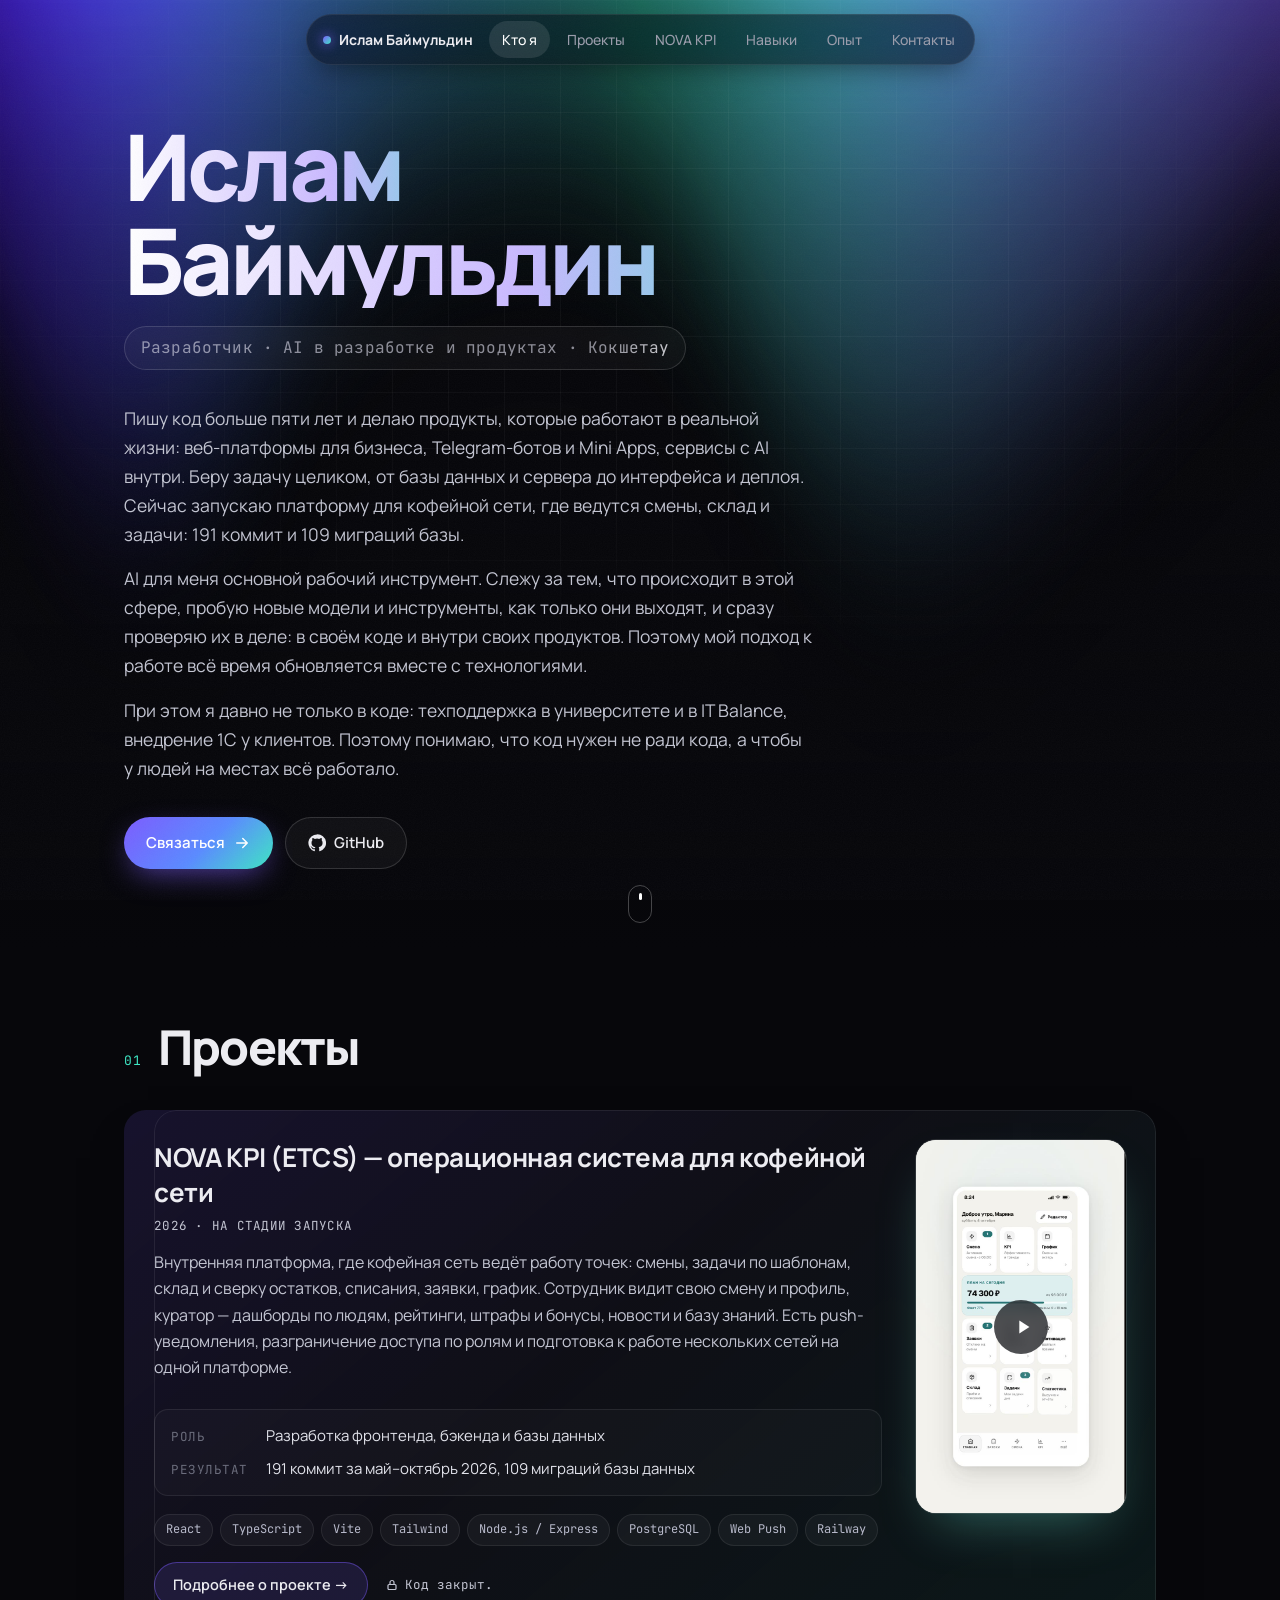
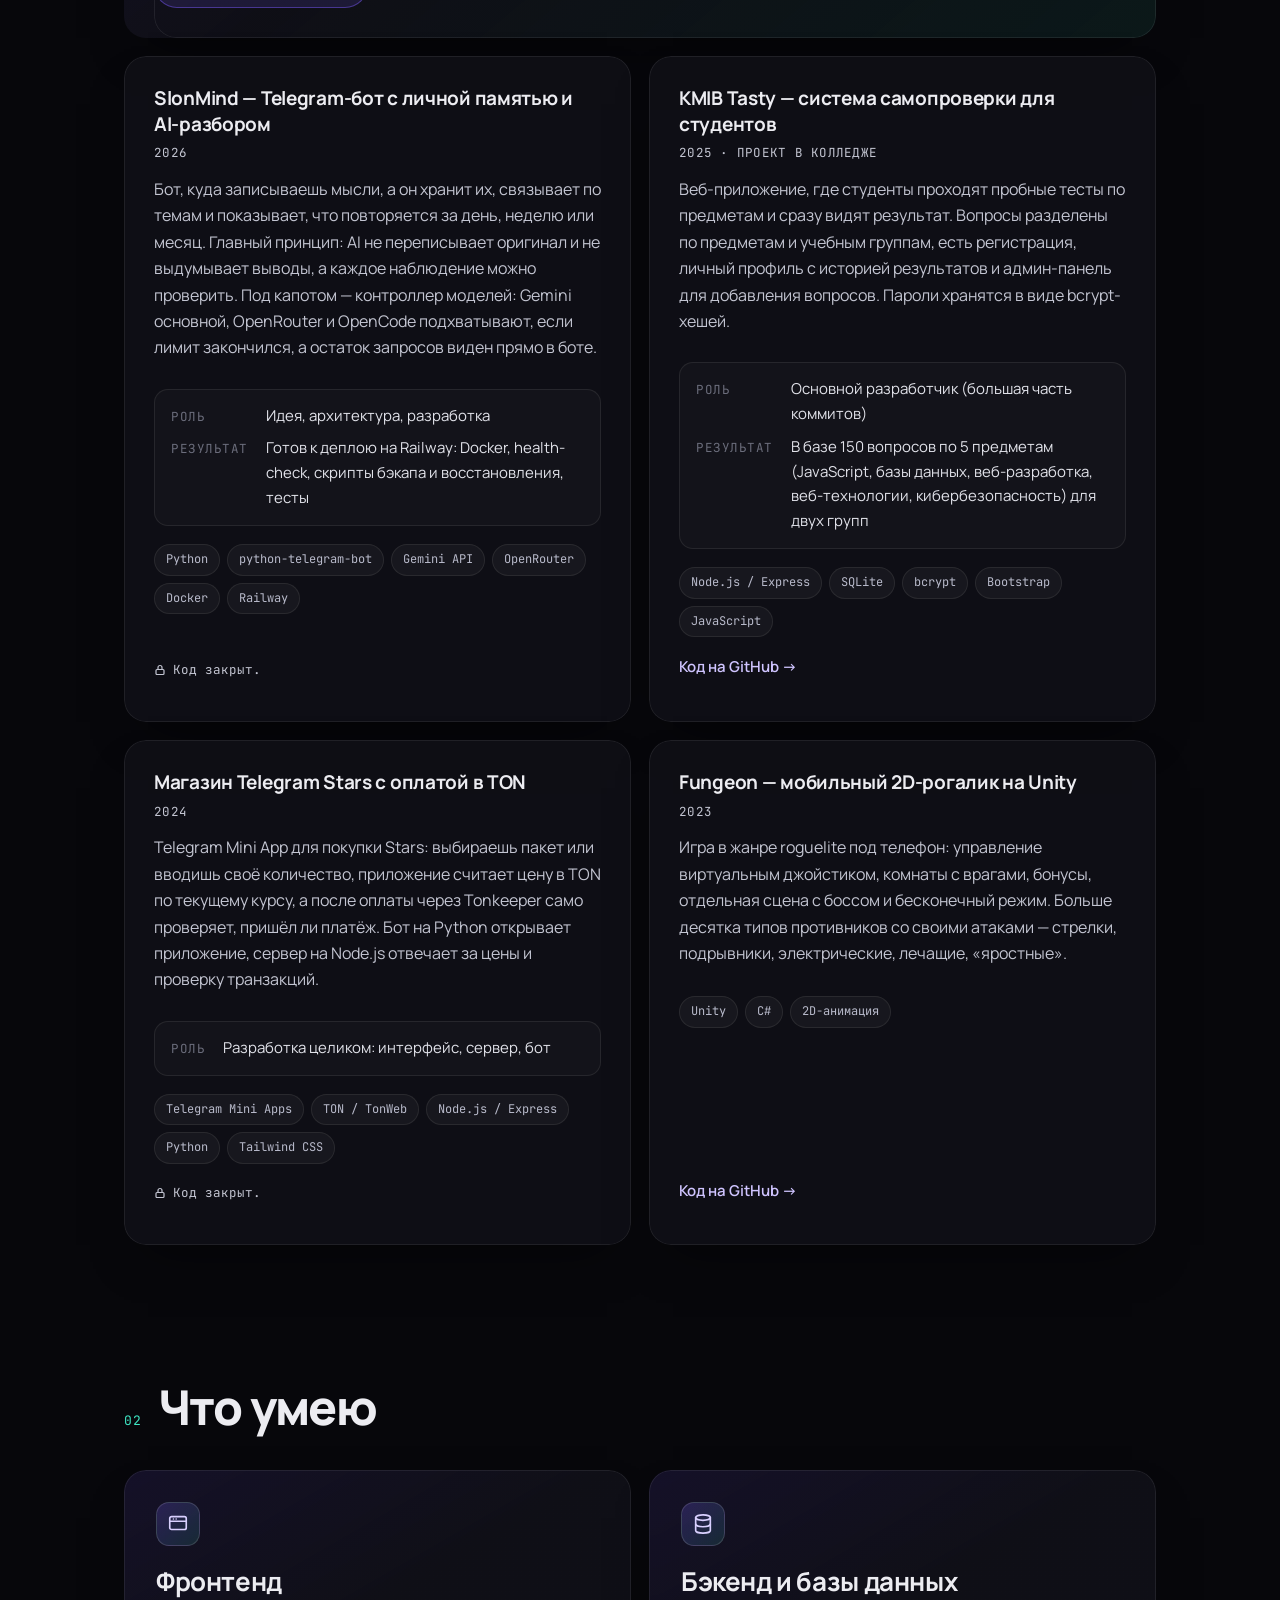
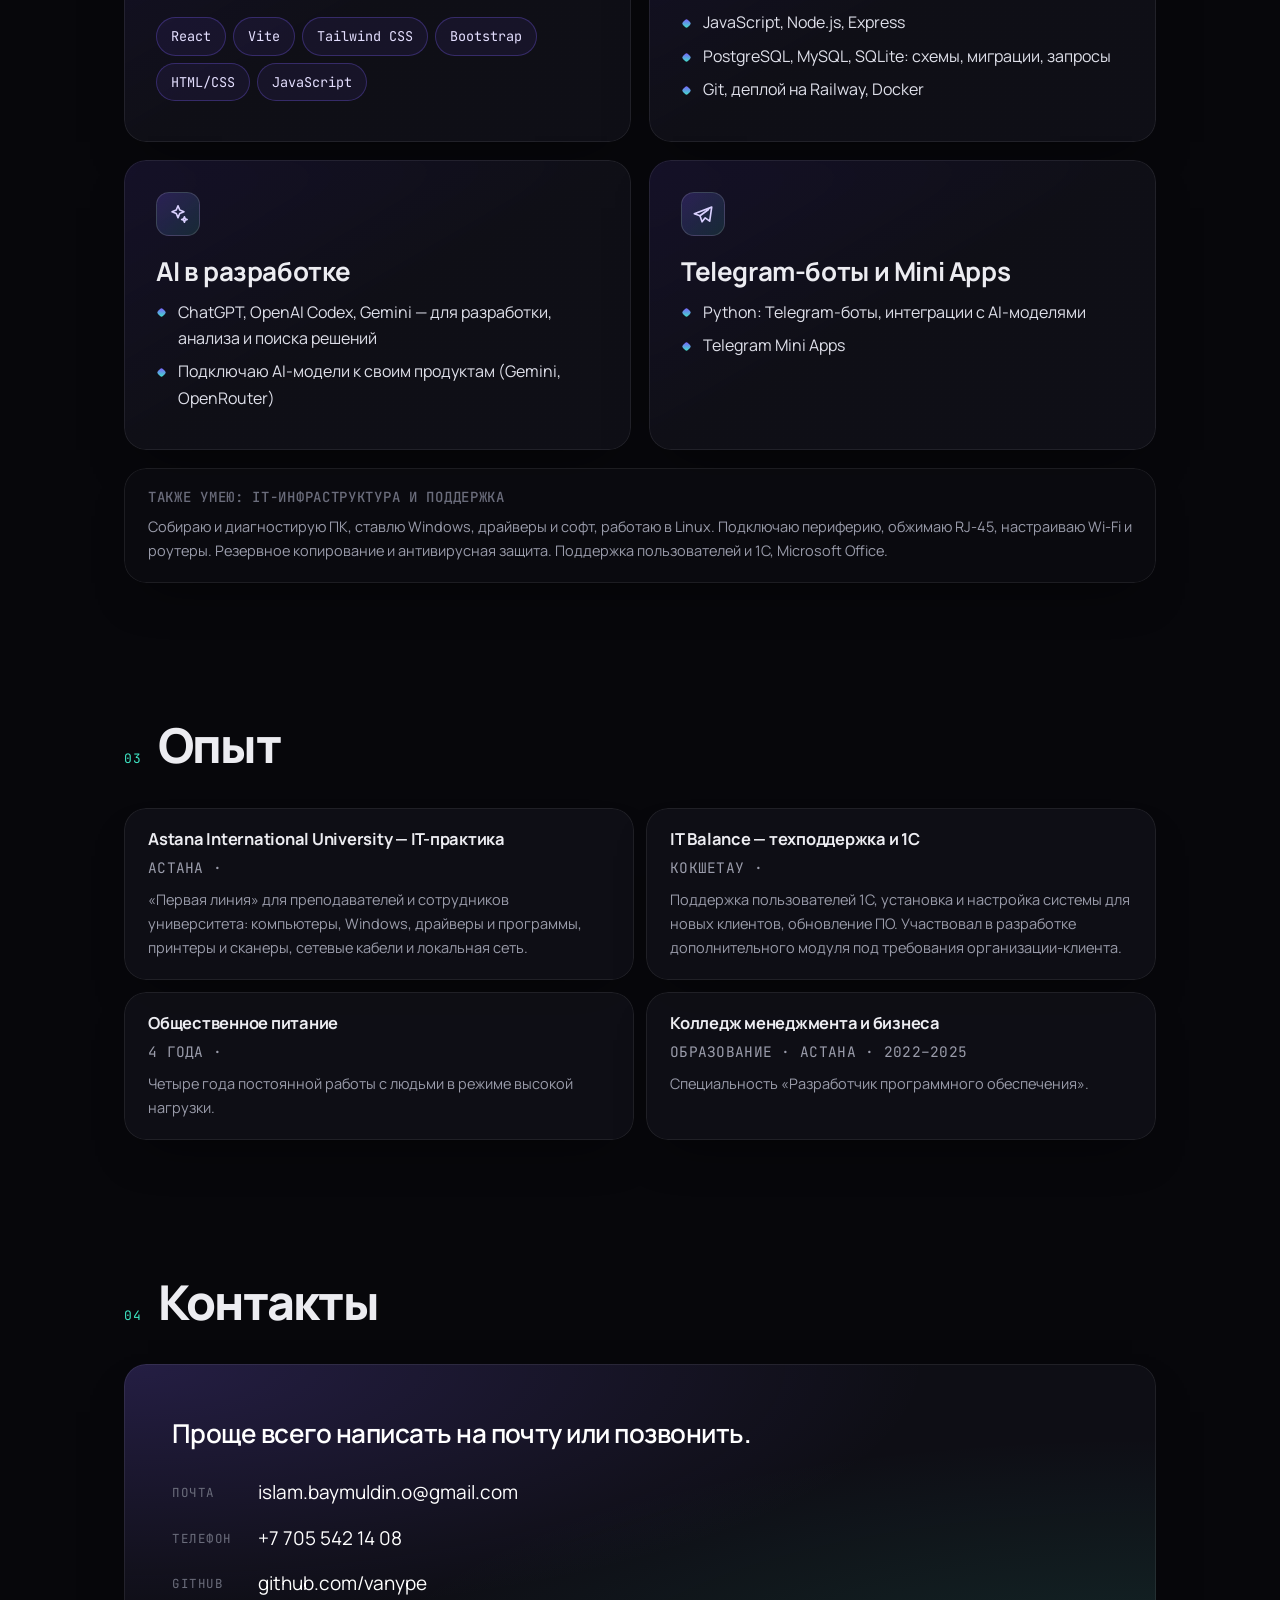
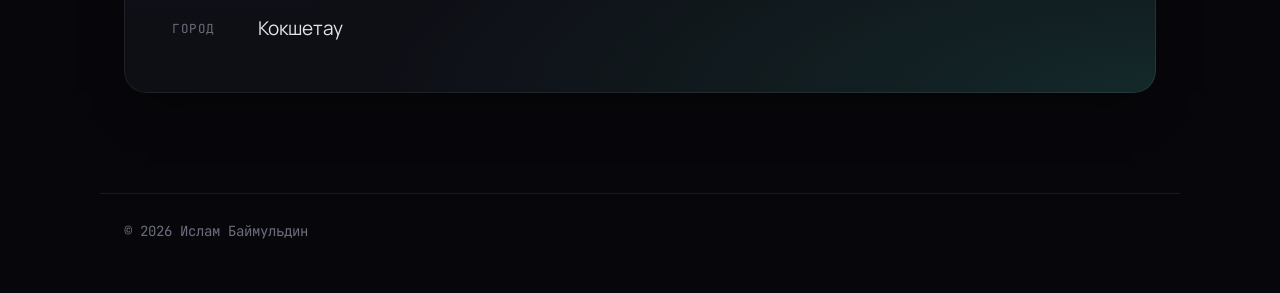
<file: index.html>
<!DOCTYPE html>
<html lang="ru">
<head>
<meta charset="utf-8">
<meta name="viewport" content="width=device-width, initial-scale=1">
<title>Ислам Баймульдин — разработчик</title>
<meta name="description" content="Ислам Баймульдин, Кокшетау. Разработчик: веб-платформы для бизнеса, Telegram-боты и Mini Apps, AI в разработке и продуктах.">
<meta name="theme-color" content="#07070b">
<link rel="preconnect" href="https://fonts.googleapis.com">
<link rel="preconnect" href="https://fonts.gstatic.com" crossorigin>
<link href="https://fonts.googleapis.com/css2?family=Manrope:wght@400;500;600;700;800&family=JetBrains+Mono:wght@500&display=swap&subset=cyrillic" rel="stylesheet">
<!--
  Visual effects adapted from React Bits (https://reactbits.dev, github.com/DavidHDev/react-bits):
  Aurora (background shader), BlurText, GradientText, ShinyText, SpotlightCard, AnimatedContent-style reveals.
  Copyright (c) 2026 David Haz. MIT + Commons Clause License Condition v1.0.
  Permission is hereby granted, free of charge, to any person obtaining a copy of this software and associated
  documentation files (the "Software"), to deal in the Software without restriction, including without limitation
  the rights to use, copy, modify, merge, publish, and distribute the Software as part of an application, website,
  or product, subject to the following conditions: The above copyright notice and this permission notice shall be
  included in all copies or substantial portions of the Software. Commons Clause: you may not sell, sublicense, or
  redistribute the components themselves. THE SOFTWARE IS PROVIDED "AS IS", WITHOUT WARRANTY OF ANY KIND.
-->
<link rel="stylesheet" href="assets/site.css">
<script>document.documentElement.classList.add('js')</script>
</head>
<body>
<div class="noise" aria-hidden="true"></div>

<nav id="nav"><div class="pill">
  <b>Ислам Баймульдин</b>
  <a href="#about">Кто я</a><a href="#projects">Проекты</a><a href="nova-kpi/">NOVA KPI</a><a href="#skills">Навыки</a><a href="#experience">Опыт</a><a href="#contacts">Контакты</a>
</div></nav>

<!-- ===== КТО Я ===== -->
<header id="about">
  <div class="aurora" id="aurora" aria-hidden="true"></div>
  <div class="grid-bg" aria-hidden="true"></div>
  <div class="wrap"><div class="hero-inner">
    <h1 class="blur-text"><span class="gradient-text">Ислам Баймульдин</span></h1>
    <p class="role reveal" style="--d:.55s"><span class="shiny">Разработчик · AI в разработке и продуктах · Кокшетау</span></p>
    <p class="lead reveal" style="--d:.7s">Пишу код больше пяти лет и делаю продукты, которые работают в реальной жизни: веб-платформы для бизнеса, Telegram-ботов и Mini Apps, сервисы с AI внутри. Беру задачу целиком, от базы данных и сервера до интерфейса и деплоя. Сейчас запускаю платформу для кофейной сети, где ведутся смены, склад и задачи: 191 коммит и 109 миграций базы.</p>
    <p class="lead reveal" style="--d:.82s">AI для меня основной рабочий инструмент. Слежу за тем, что происходит в этой сфере, пробую новые модели и инструменты, как только они выходят, и сразу проверяю их в деле: в своём коде и внутри своих продуктов. Поэтому мой подход к работе всё время обновляется вместе с технологиями.</p>
    <p class="lead reveal" style="--d:.94s">При этом я давно не только в коде: техподдержка в университете и в IT Balance, внедрение 1С у клиентов. Поэтому понимаю, что код нужен не ради кода, а чтобы у людей на местах всё работало.</p>
    <div class="cta reveal" style="--d:1.06s">
      <a class="btn primary" href="#contacts">Связаться <svg viewBox="0 0 24 24" fill="none" stroke="currentColor" stroke-width="2" stroke-linecap="round" stroke-linejoin="round"><path d="M5 12h14M13 6l6 6-6 6"/></svg></a>
      <a class="btn" href="https://github.com/vanype" target="_blank" rel="noopener"><svg viewBox="0 0 24 24" fill="currentColor"><path d="M12 .5a11.5 11.5 0 0 0-3.64 22.41c.58.1.79-.25.79-.56v-2c-3.2.7-3.88-1.37-3.88-1.37-.52-1.33-1.28-1.69-1.28-1.69-1.05-.72.08-.7.08-.7 1.16.08 1.77 1.19 1.77 1.19 1.03 1.77 2.7 1.26 3.36.96.1-.75.4-1.26.73-1.55-2.55-.29-5.24-1.28-5.24-5.69 0-1.26.45-2.29 1.19-3.1-.12-.29-.52-1.46.11-3.05 0 0 .97-.31 3.17 1.18a11 11 0 0 1 5.77 0c2.2-1.49 3.17-1.18 3.17-1.18.63 1.59.23 2.76.11 3.05.74.81 1.19 1.84 1.19 3.1 0 4.42-2.69 5.39-5.26 5.68.41.36.78 1.06.78 2.14v3.17c0 .31.21.67.8.56A11.5 11.5 0 0 0 12 .5Z"/></svg>GitHub</a>
    </div>
  </div></div>
  <div class="scroll-hint" aria-hidden="true"></div>
</header>

<main class="wrap">

<!-- ===== ПРОЕКТЫ ===== -->
<section id="projects">
  <div class="sec-head reveal"><span class="sec-num" aria-hidden="true">01</span><h2>Проекты</h2></div>
  <div class="projects">

    <!-- ETCS / NOVA KPI: приватный репозиторий vanype/ETCS -->
    <article class="card spotlight feature reveal">
      <a class="nova-thumb" href="nova-kpi/" aria-label="NOVA KPI — подробнее о проекте и промо-ролик"><img src="nova-kpi/media/promo-poster.jpg" alt="Промо-ролик NOVA KPI: главный экран приложения" loading="lazy" width="720" height="1280"><span class="play" aria-hidden="true"><svg viewBox="0 0 24 24" fill="currentColor"><path d="M8 5v14l11-7z"/></svg></span></a>
      <h3>NOVA KPI (ETCS) — операционная система для кофейной сети</h3>
      <p class="meta">2026 · на стадии запуска</p>
      <p>Внутренняя платформа, где кофейная сеть ведёт работу точек: смены, задачи по шаблонам, склад и сверку остатков, списания, заявки, график. Сотрудник видит свою смену и профиль, куратор — дашборды по людям, рейтинги, штрафы и бонусы, новости и базу знаний. Есть push-уведомления, разграничение доступа по ролям и подготовка к работе нескольких сетей на одной платформе.</p>
      <dl class="facts">
        <dt>Роль</dt><dd>Разработка фронтенда, бэкенда и базы данных</dd>
        <dt>Результат</dt><dd>191 коммит за май–октябрь 2026, 109 миграций базы данных</dd>
      </dl>
      <div class="tags"><span class="tag">React</span><span class="tag">TypeScript</span><span class="tag">Vite</span><span class="tag">Tailwind</span><span class="tag">Node.js / Express</span><span class="tag">PostgreSQL</span><span class="tag">Web Push</span><span class="tag">Railway</span></div>
      <div class="foot foot-row"><a class="btn small" href="nova-kpi/">Подробнее о проекте →</a><p class="private">Код закрыт.</p></div>
    </article>

    <!-- SlonMind: приватный репозиторий vanype/SlonMind -->
    <article class="card spotlight reveal" style="--glow:62,230,196">
      <h3>SlonMind — Telegram-бот с личной памятью и AI-разбором</h3>
      <p class="meta">2026</p>
      <p>Бот, куда записываешь мысли, а он хранит их, связывает по темам и показывает, что повторяется за день, неделю или месяц. Главный принцип: AI не переписывает оригинал и не выдумывает выводы, а каждое наблюдение можно проверить. Под капотом — контроллер моделей: Gemini основной, OpenRouter и OpenCode подхватывают, если лимит закончился, а остаток запросов виден прямо в боте.</p>
      <dl class="facts">
        <dt>Роль</dt><dd>Идея, архитектура, разработка</dd>
        <dt>Результат</dt><dd> Готов к деплою на Railway: Docker, health-check, скрипты бэкапа и восстановления, тесты</dd>
      </dl>
      <div class="tags"><span class="tag">Python</span><span class="tag">python-telegram-bot</span><span class="tag">Gemini API</span><span class="tag">OpenRouter</span><span class="tag">Docker</span><span class="tag">Railway</span></div>
      <div class="foot"><p class="private">Код закрыт.</p></div>
    </article>

    <!-- kmibTesting: публичный репозиторий -->
    <article class="card spotlight reveal" style="--d:.08s;--glow:255,122,217">
      <h3>KMIB Tasty — система самопроверки для студентов</h3>
      <p class="meta">2025 · проект в колледже</p>
      <p>Веб-приложение, где студенты проходят пробные тесты по предметам и сразу видят результат. Вопросы разделены по предметам и учебным группам, есть регистрация, личный профиль с историей результатов и админ-панель для добавления вопросов. Пароли хранятся в виде bcrypt-хешей.</p>
      <dl class="facts">
        <dt>Роль</dt><dd>Основной разработчик (большая часть коммитов)</dd>
        <dt>Результат</dt><dd>В базе 150 вопросов по 5 предметам (JavaScript, базы данных, веб-разработка, веб-технологии, кибербезопасность) для двух групп</dd>
      </dl>
      <div class="tags"><span class="tag">Node.js / Express</span><span class="tag">SQLite</span><span class="tag">bcrypt</span><span class="tag">Bootstrap</span><span class="tag">JavaScript</span></div>
      <div class="foot"><p><a class="link" href="https://github.com/vanype/kmibTesting" target="_blank" rel="noopener">Код на GitHub →</a></p></div>
    </article>

    <!-- telegramTonShop: приватный репозиторий -->
    <article class="card spotlight reveal" style="--glow:90,139,255">
      <h3>Магазин Telegram Stars с оплатой в TON</h3>
      <p class="meta">2024</p>
      <p>Telegram Mini App для покупки Stars: выбираешь пакет или вводишь своё количество, приложение считает цену в TON по текущему курсу, а после оплаты через Tonkeeper само проверяет, пришёл ли платёж. Бот на Python открывает приложение, сервер на Node.js отвечает за цены и проверку транзакций.</p>
      <dl class="facts">
        <dt>Роль</dt><dd>Разработка целиком: интерфейс, сервер, бот</dd>
        <dt>Результат</dt><dd></dd>
      </dl>
      <div class="tags"><span class="tag">Telegram Mini Apps</span><span class="tag">TON / TonWeb</span><span class="tag">Node.js / Express</span><span class="tag">Python</span><span class="tag">Tailwind CSS</span></div>
      <div class="foot"><p class="private">Код закрыт.</p></div>
    </article>

    <!-- Fungeon: публичный репозиторий -->
    <article class="card spotlight reveal" style="--d:.08s;--glow:255,170,90">
      <h3>Fungeon — мобильный 2D-рогалик на Unity</h3>
      <p class="meta">2023</p>
      <p>Игра в жанре roguelite под телефон: управление виртуальным джойстиком, комнаты с врагами, бонусы, отдельная сцена с боссом и бесконечный режим. Больше десятка типов противников со своими атаками — стрелки, подрывники, электрические, лечащие, «яростные».</p>
      <dl class="facts">
        <dt>Роль</dt><dd></dd>
        <dt>Результат</dt><dd></dd>
      </dl>
      <div class="tags"><span class="tag">Unity</span><span class="tag">C#</span><span class="tag">2D-анимация</span></div>
      <div class="foot"><p><a class="link" href="https://github.com/vanype/Fungeon" target="_blank" rel="noopener">Код на GitHub →</a></p></div>
    </article>

  </div>
</section>

<!-- ===== НАВЫКИ ===== -->
<section id="skills">
  <div class="sec-head reveal"><span class="sec-num" aria-hidden="true">02</span><h2>Что умею</h2></div>
  <div class="skills-dev">
    <div class="card spotlight dev reveal">
      <div class="icon" aria-hidden="true"><svg viewBox="0 0 24 24" fill="none" stroke-width="1.8" stroke-linecap="round" stroke-linejoin="round"><rect x="3" y="4" width="18" height="14" rx="2"/><path d="M3 9h18M7 6.5h.01M10 6.5h.01"/></svg></div>
      <h3>Фронтенд</h3>
      <div class="tags big"><span class="tag">React</span><span class="tag">Vite</span><span class="tag">Tailwind CSS</span><span class="tag">Bootstrap</span><span class="tag">HTML/CSS</span><span class="tag">JavaScript</span></div>
    </div>
    <div class="card spotlight dev reveal" style="--d:.08s;--glow:62,230,196">
      <div class="icon" aria-hidden="true"><svg viewBox="0 0 24 24" fill="none" stroke-width="1.8" stroke-linecap="round" stroke-linejoin="round"><ellipse cx="12" cy="5" rx="8" ry="3"/><path d="M4 5v14c0 1.7 3.6 3 8 3s8-1.3 8-3V5"/><path d="M4 12c0 1.7 3.6 3 8 3s8-1.3 8-3"/></svg></div>
      <h3>Бэкенд и базы данных</h3>
      <ul>
        <li>JavaScript, Node.js, Express</li>
        <li>PostgreSQL, MySQL, SQLite: схемы, миграции, запросы</li>
        <li>Git, деплой на Railway, Docker</li>
      </ul>
    </div>
    <div class="card spotlight dev reveal" style="--glow:255,122,217">
      <div class="icon" aria-hidden="true"><svg viewBox="0 0 24 24" fill="none" stroke-width="1.8" stroke-linecap="round" stroke-linejoin="round"><path d="M12 3l1.9 4.6L18.5 9.5l-4.6 1.9L12 16l-1.9-4.6L5.5 9.5l4.6-1.9z"/><path d="M19 15l.8 2.2L22 18l-2.2.8L19 21l-.8-2.2L16 18l2.2-.8z"/></svg></div>
      <h3>AI в разработке</h3>
      <ul>
        <li>ChatGPT, OpenAI Codex, Gemini — для разработки, анализа и поиска решений</li>
        <li>Подключаю AI-модели к своим продуктам (Gemini, OpenRouter)</li>
      </ul>
    </div>
    <div class="card spotlight dev reveal" style="--d:.08s;--glow:90,139,255">
      <div class="icon" aria-hidden="true"><svg viewBox="0 0 24 24" fill="none" stroke-width="1.8" stroke-linecap="round" stroke-linejoin="round"><path d="M21.5 4.5L2.5 11.8l6.2 2.1 2.3 6.6 3.4-4.3 4.9 3.6z"/><path d="M8.7 13.9l9.3-6.8"/></svg></div>
      <h3>Telegram-боты и Mini Apps</h3>
      <ul>
        <li>Python: Telegram-боты, интеграции с AI-моделями</li>
        <li>Telegram Mini Apps</li>
      </ul>
    </div>
  </div>
  <div class="card spotlight also reveal">
    <h3>Также умею: IT-инфраструктура и поддержка</h3>
    <p>Собираю и диагностирую ПК, ставлю Windows, драйверы и софт, работаю в Linux. Подключаю периферию, обжимаю RJ-45, настраиваю Wi-Fi и роутеры. Резервное копирование и антивирусная защита. Поддержка пользователей и 1С, Microsoft Office.</p>
  </div>
</section>

<!-- ===== ОПЫТ ===== -->
<section id="experience">
  <div class="sec-head reveal"><span class="sec-num" aria-hidden="true">03</span><h2>Опыт</h2></div>
  <div class="timeline compact">
    <div class="tl-item reveal"><div class="card spotlight">
      <h3>Astana International University — IT-практика</h3>
      <p class="meta">Астана ·</p>
      <p>«Первая линия» для преподавателей и сотрудников университета: компьютеры, Windows, драйверы и программы, принтеры и сканеры, сетевые кабели и локальная сеть.</p>
    </div></div>
    <div class="tl-item reveal"><div class="card spotlight">
      <h3>IT Balance — техподдержка и 1С</h3>
      <p class="meta">Кокшетау ·</p>
      <p>Поддержка пользователей 1С, установка и настройка системы для новых клиентов, обновление ПО. Участвовал в разработке дополнительного модуля под требования организации-клиента.</p>
    </div></div>
    <div class="tl-item reveal"><div class="card spotlight">
      <h3>Общественное питание</h3>
      <p class="meta">4 года ·</p>
      <p>Четыре года постоянной работы с людьми в режиме высокой нагрузки.</p>
    </div></div>
    <div class="tl-item edu reveal"><div class="card spotlight" style="--glow:62,230,196">
      <h3>Колледж менеджмента и бизнеса</h3>
      <p class="meta">Образование · Астана · 2022–2025</p>
      <p>Специальность «Разработчик программного обеспечения».</p>
    </div></div>
  </div>
</section>

<!-- ===== КОНТАКТЫ ===== -->
<section id="contacts" class="contacts">
  <div class="sec-head reveal"><span class="sec-num" aria-hidden="true">04</span><h2>Контакты</h2></div>
  <div class="card spotlight reveal">
    <p>Проще всего написать на почту или позвонить.</p>
    <dl class="facts">
      <dt>Почта</dt><dd><a href="mailto:islam.baymuldin.o@gmail.com">islam.baymuldin.o@gmail.com</a></dd>
      <dt>Телефон</dt><dd><a href="tel:+77055421408">+7 705 542 14 08</a></dd>
      <dt>GitHub</dt><dd><a href="https://github.com/vanype" target="_blank" rel="noopener">github.com/vanype</a></dd>
      <dt>Город</dt><dd>Кокшетау</dd>
    </dl>
  </div>
</section>

</main>

<footer><div class="wrap">© 2026 Ислам Баймульдин</div></footer>

<script src="assets/site.js"></script>
</body>
</html>
</file>
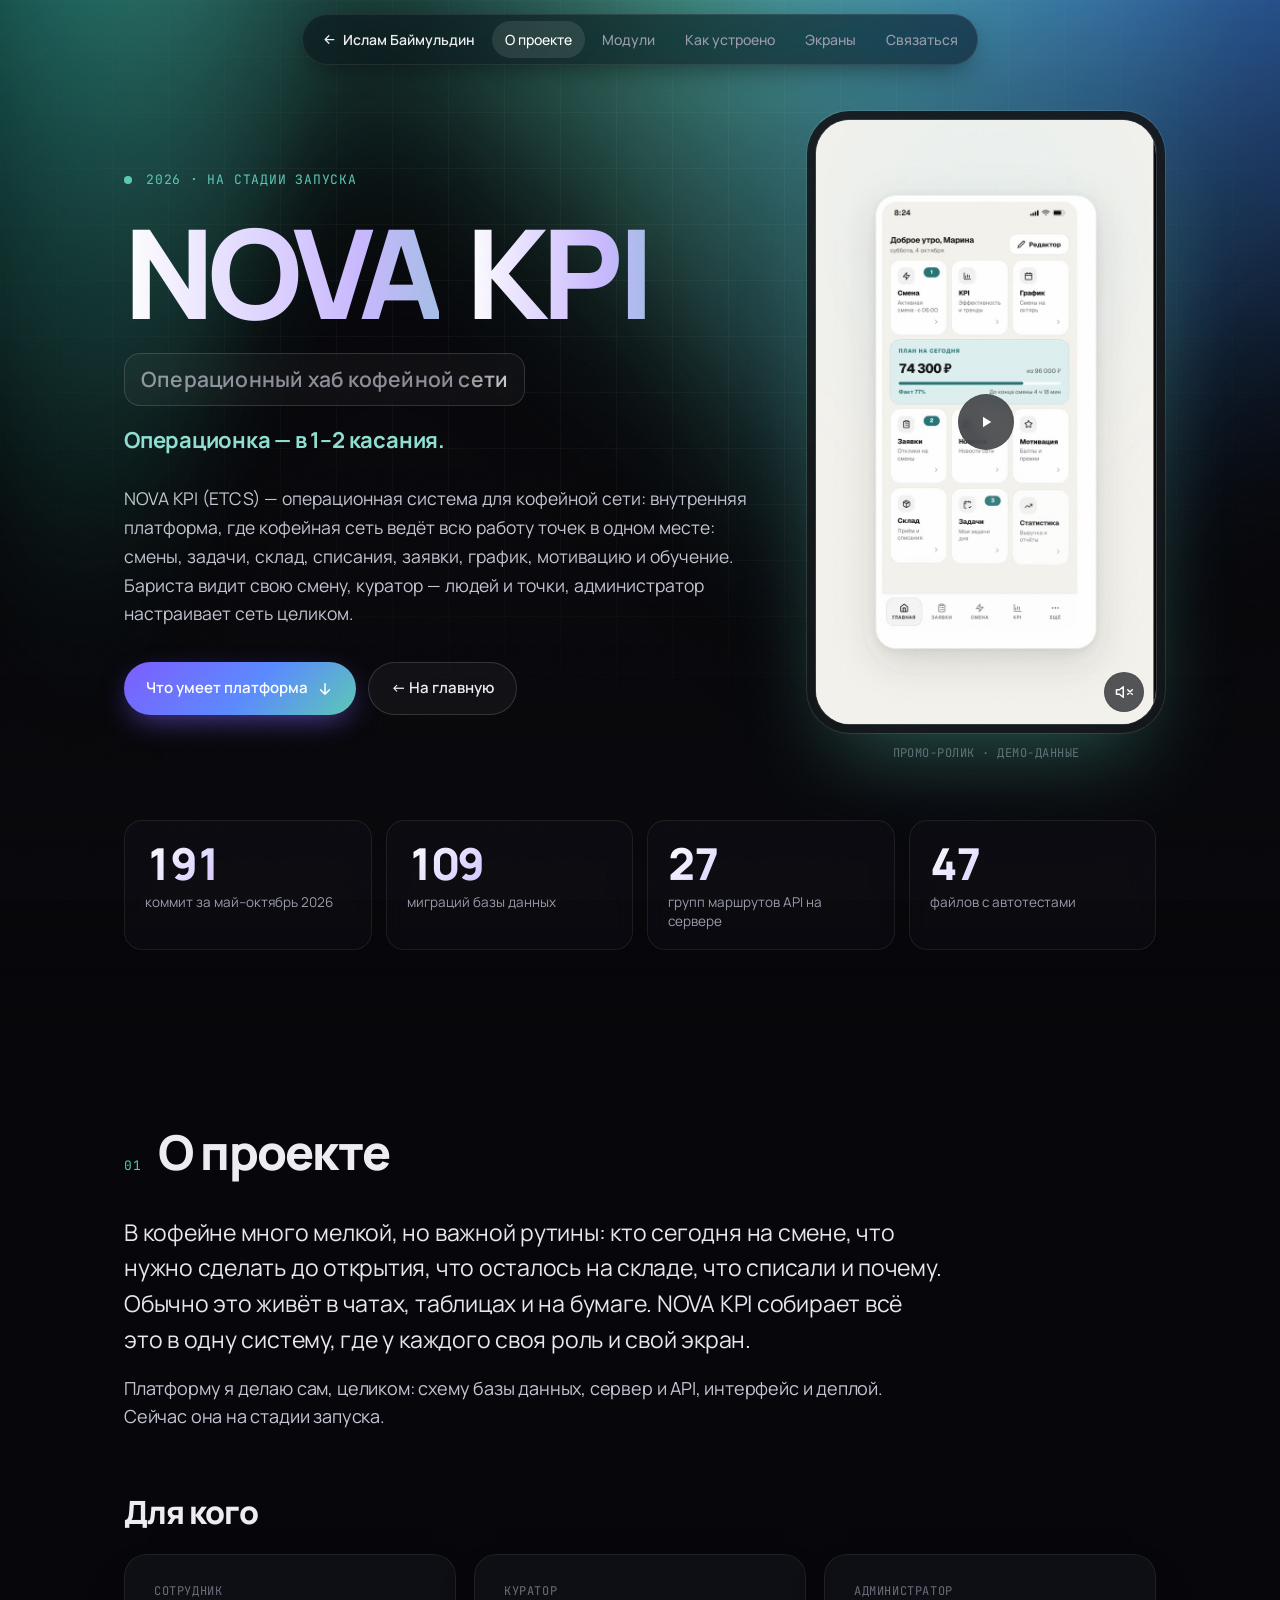
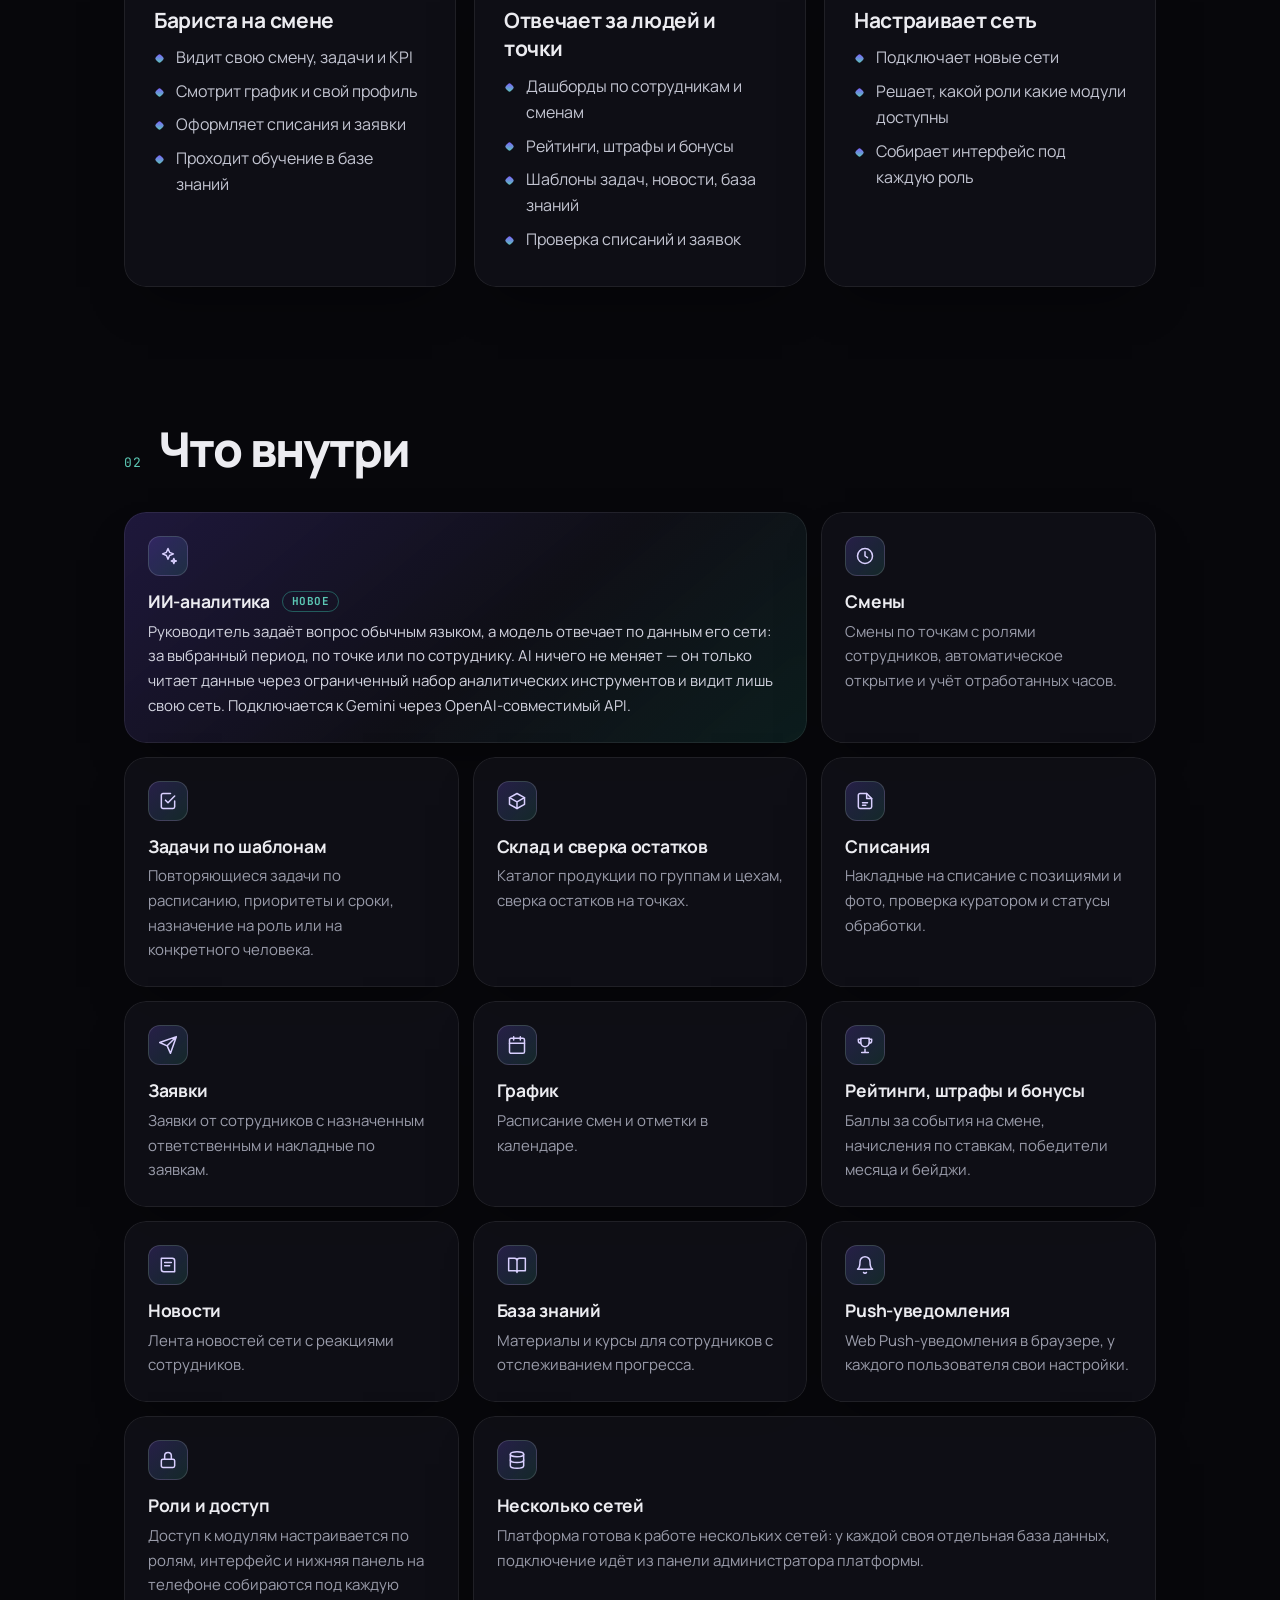
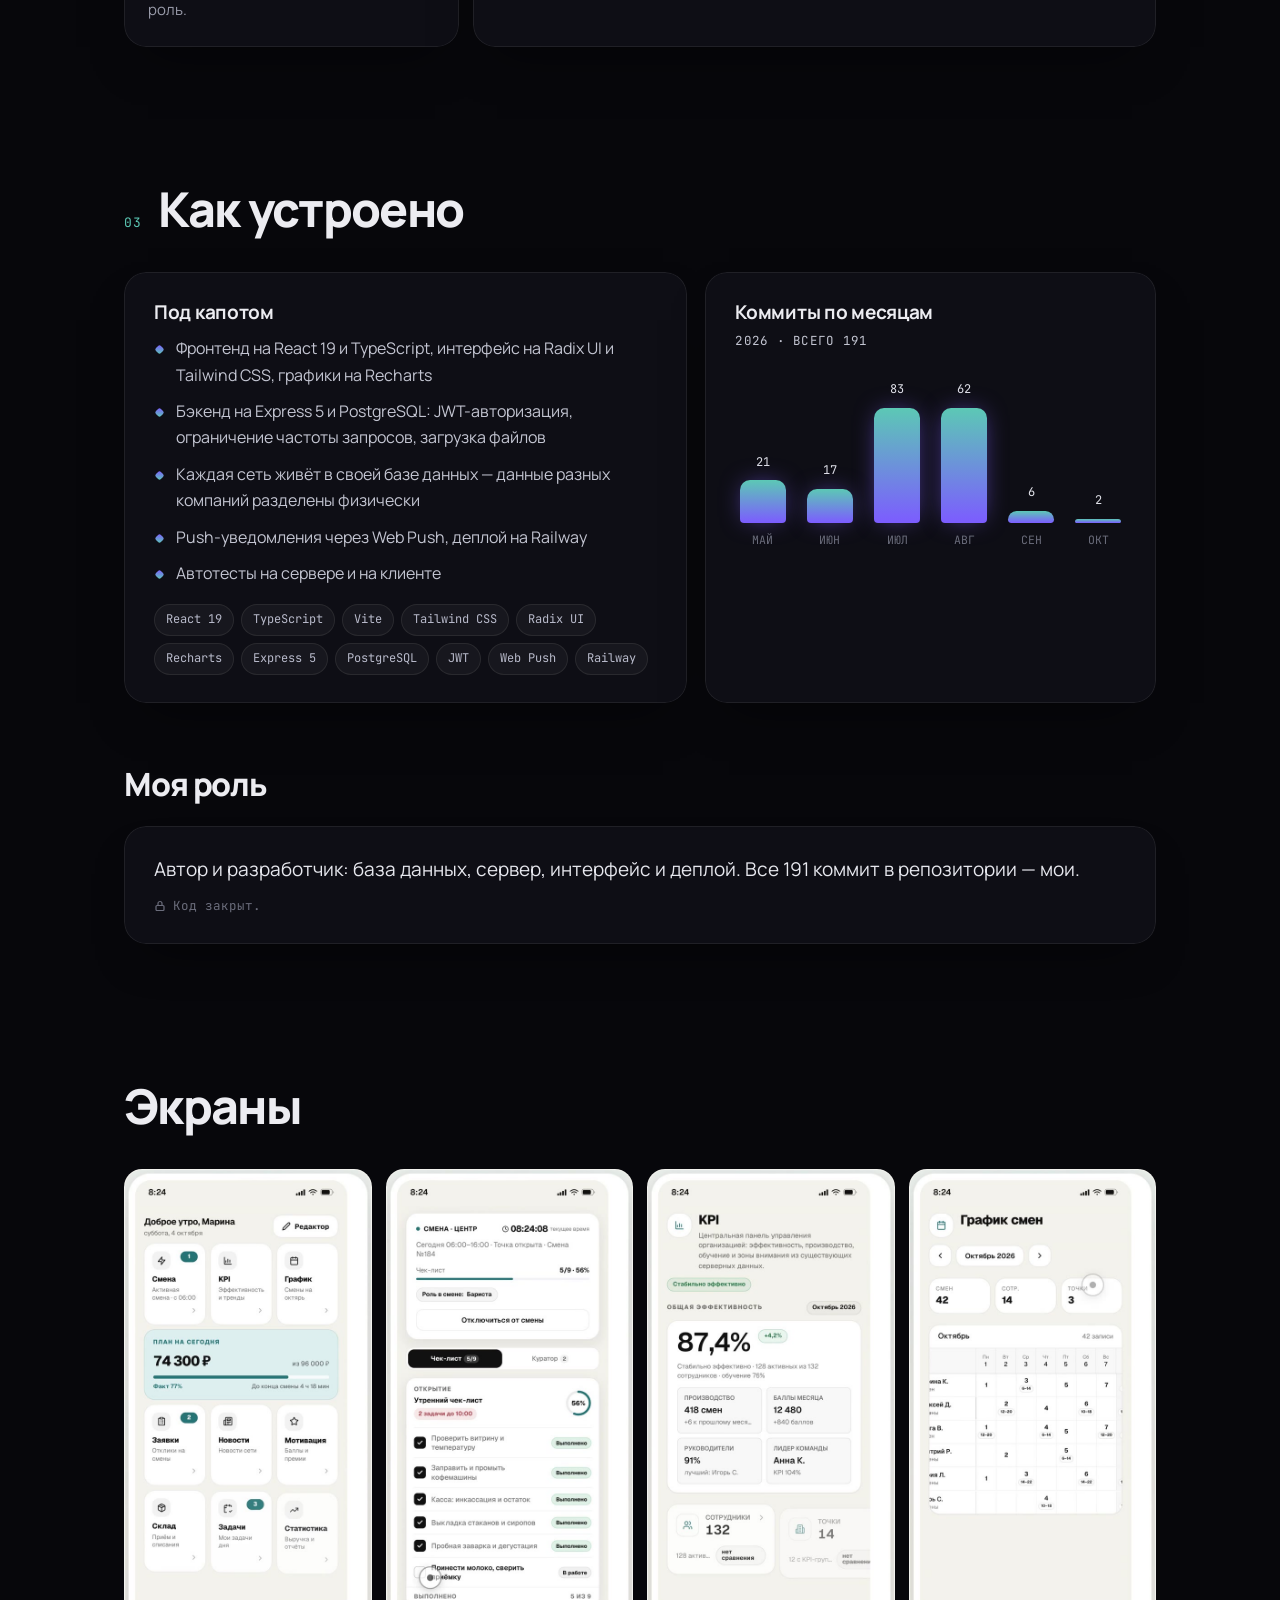
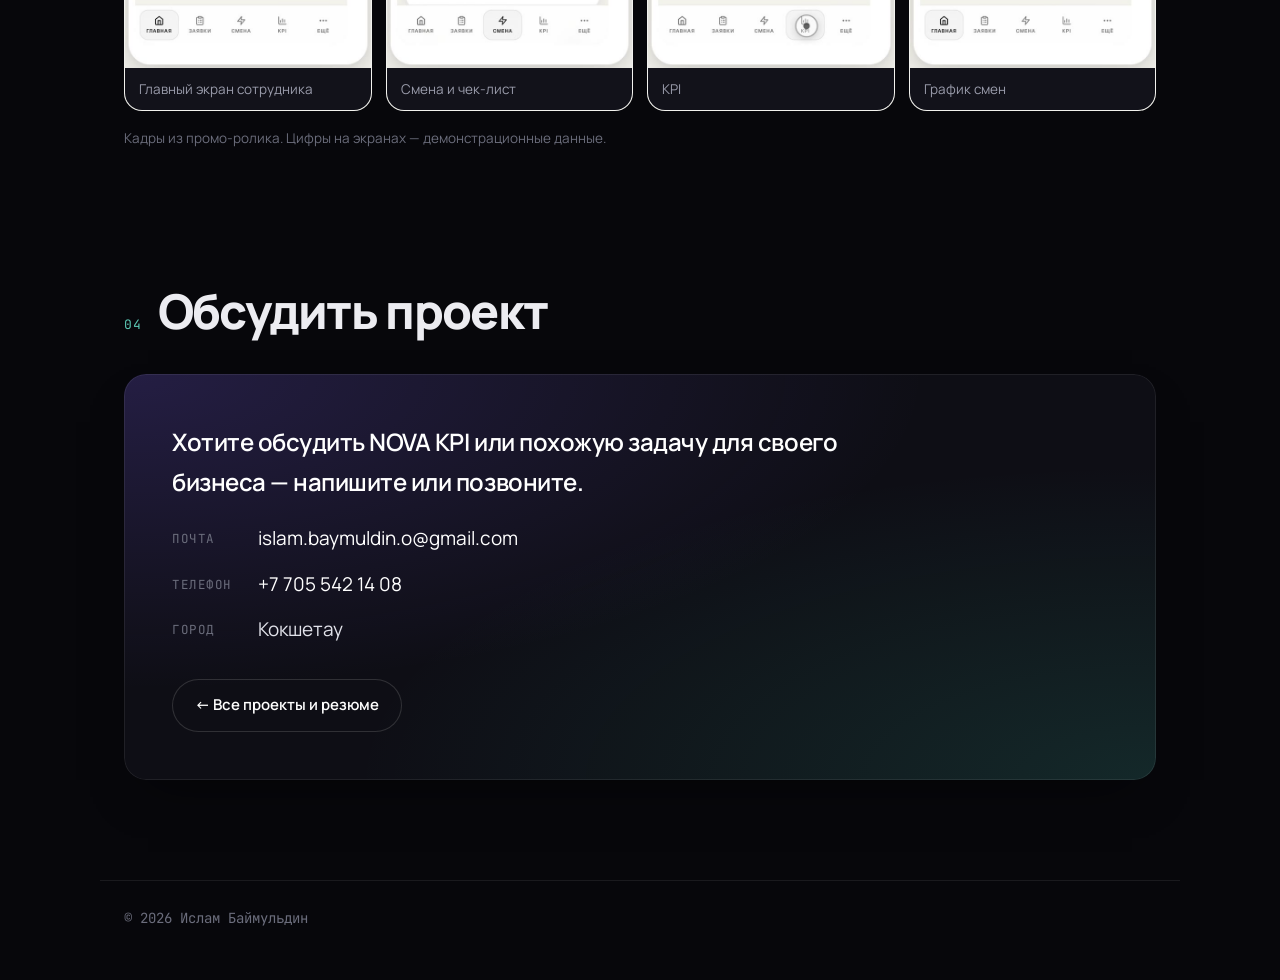
<file: nova-kpi/index.html>
<!DOCTYPE html>
<html lang="ru">
<head>
<meta charset="utf-8">
<meta name="viewport" content="width=device-width, initial-scale=1">
<title>NOVA KPI (ETCS) — операционная система для кофейной сети · Ислам Баймульдин</title>
<meta name="description" content="NOVA KPI (ETCS) — внутренняя платформа для кофейной сети: смены, задачи, склад, списания, заявки, график, мотивация, база знаний и ИИ-аналитика. Автор и разработчик — Ислам Баймульдин, Кокшетау.">
<meta name="theme-color" content="#07070b">
<link rel="preconnect" href="https://fonts.googleapis.com">
<link rel="preconnect" href="https://fonts.gstatic.com" crossorigin>
<link href="https://fonts.googleapis.com/css2?family=Manrope:wght@400;500;600;700;800&family=JetBrains+Mono:wght@500&display=swap&subset=cyrillic" rel="stylesheet">
<!-- Visual effects adapted from React Bits (reactbits.dev), (c) 2026 David Haz, MIT + Commons Clause. Full notice: ../assets/site.css -->
<link rel="stylesheet" href="../assets/site.css">
<style>
  /* ---------- NOVA page ---------- */
  nav .back{color:var(--text);display:inline-flex;align-items:center;gap:6px;font-weight:600}
  nav .back svg{width:15px;height:15px}
  nav .back .short{display:none}
  @media(max-width:640px){nav .back .full{display:none} nav .back .short{display:inline} nav a[href="#contact"]{display:none}}
  .eyebrow{font-family:var(--mono);font-size:13px;color:var(--a2);letter-spacing:.06em;text-transform:uppercase;margin:0 0 18px;display:flex;flex-wrap:wrap;gap:8px 14px;align-items:center}
  .eyebrow .dot{width:8px;height:8px;border-radius:50%;background:var(--a2);box-shadow:0 0 0 0 rgba(62,230,196,.6);animation:pulse 2s infinite}
  @keyframes pulse{70%{box-shadow:0 0 0 10px rgba(62,230,196,0)}100%{box-shadow:0 0 0 0 rgba(62,230,196,0)}}
  .hero-nova h1{font-size:clamp(52px,11vw,124px)}
  .hero-nova .role{font-family:var(--font);font-size:clamp(16px,2.2vw,21px);font-weight:600;border-radius:16px}

  .stats{display:grid;grid-template-columns:repeat(2,1fr);gap:14px;margin-top:44px;max-width:860px}
  @media(min-width:760px){.stats{grid-template-columns:repeat(4,1fr)}}
  .stat{padding:20px 20px 18px;border-radius:18px;background:rgba(14,14,20,.55);border:1px solid var(--line);backdrop-filter:blur(10px);-webkit-backdrop-filter:blur(10px)}
  .stat b{display:block;font-size:clamp(32px,4.4vw,44px);line-height:1;font-weight:800;letter-spacing:-.04em;
    background:linear-gradient(135deg,#fff,#c9b8ff 60%,var(--a2));-webkit-background-clip:text;background-clip:text;-webkit-text-fill-color:transparent;font-variant-numeric:tabular-nums}
  .stat span{display:block;margin-top:8px;font-size:13.5px;color:var(--muted);line-height:1.4}

  .intro{font-size:clamp(18px,2.2vw,23px);line-height:1.55;color:#e6e7ee;max-width:820px;margin:0 0 18px;letter-spacing:-.01em}
  .intro.muted{font-size:clamp(16px,1.8vw,18px);color:#c3c5d2}

  .who{display:grid;gap:18px}
  @media(min-width:900px){.who{grid-template-columns:repeat(3,1fr)}}
  .who .card h3{font-size:21px}
  .who .lbl{font-family:var(--mono);font-size:12px;color:var(--dim);text-transform:uppercase;letter-spacing:.05em;margin:0 0 4px}

  .modules{display:grid;gap:14px}
  @media(min-width:640px){.modules{grid-template-columns:repeat(2,1fr)}}
  @media(min-width:980px){.modules{grid-template-columns:repeat(3,1fr)}}
  .modules .card{padding:24px}
  .modules .card .icon{width:40px;height:40px;margin-bottom:14px;border-radius:12px}
  .modules .card .icon svg{width:20px;height:20px}
  .modules .card h3{font-size:17.5px}
  .modules .card p{font-size:15px;margin:0;color:var(--muted)}
  .modules .card.hl{background:linear-gradient(140deg,rgba(124,92,255,.2),rgba(18,18,26,.78) 55%,rgba(62,230,196,.1))}
  @media(min-width:980px){.modules .card.hl,.modules .card.wide{grid-column:span 2}}
  .modules .card.hl p{color:#d3d4e0}
  .badge-new{display:inline-block;font-family:var(--mono);font-size:11px;letter-spacing:.05em;text-transform:uppercase;color:var(--a2);border:1px solid rgba(62,230,196,.35);border-radius:999px;padding:2px 9px;margin-left:8px;vertical-align:3px}

  .tech{display:grid;gap:18px}
  @media(min-width:900px){.tech{grid-template-columns:1.25fr 1fr}}
  .tech ul li{margin:10px 0}
  .chart{display:flex;align-items:flex-end;gap:12px;height:180px;margin-top:18px;padding-top:10px}
  .bar{flex:1;display:flex;flex-direction:column;align-items:center;justify-content:flex-end;height:100%;gap:8px}
  .bar i{display:block;width:100%;max-width:46px;border-radius:10px 10px 4px 4px;background:linear-gradient(180deg,var(--a2),var(--a1));min-height:4px;
    transform-origin:bottom;transition:transform 1s cubic-bezier(.2,.7,.2,1);box-shadow:0 0 24px -6px rgba(124,92,255,.7)}
  .js .chart:not(.in) .bar i{transform:scaleY(0)}
  .bar em{font-style:normal;font-family:var(--mono);font-size:12px;color:#e1e2ea}
  .bar small{font-family:var(--mono);font-size:11.5px;color:var(--dim);text-transform:uppercase}

  .role-card{display:grid;gap:10px}
  .role-card p{font-size:clamp(17px,2vw,19px);color:#e6e7ee;margin:0}

  /* media */
  .video-wrap{position:relative;border-radius:var(--radius);overflow:hidden;border:1px solid var(--line2);background:#000;box-shadow:0 40px 80px -30px rgba(124,92,255,.45)}
  .video-wrap video{display:block;width:100%;height:auto;aspect-ratio:16/9;object-fit:cover;background:#000}
  .gallery{display:grid;gap:14px;align-items:start;grid-template-columns:repeat(auto-fill,minmax(240px,1fr))}
  .gallery figure{margin:0;border-radius:18px;overflow:hidden;border:1px solid var(--line);background:var(--card);cursor:zoom-in;transition:transform .3s,border-color .3s}
  .gallery figure:hover{transform:translateY(-3px);border-color:rgba(124,92,255,.4)}
  .gallery img{display:block;width:100%;height:auto;aspect-ratio:var(--ar,9/16);object-fit:cover}
  .gallery figcaption{padding:10px 14px;font-size:13.5px;color:var(--muted)}
  .lightbox{border:0;padding:0;background:transparent;max-width:min(96vw,1200px);max-height:92vh}
  .lightbox::backdrop{background:rgba(5,5,9,.86);backdrop-filter:blur(6px)}
  .lightbox img{display:block;max-width:100%;max-height:88vh;border-radius:14px}
  .lightbox button{position:fixed;top:16px;right:16px;width:42px;height:42px;border-radius:50%;border:1px solid var(--line2);background:rgba(20,20,28,.8);color:#fff;font-size:22px;cursor:pointer}

  .closing .card{padding:clamp(28px,5vw,48px);background:radial-gradient(ellipse at top left,rgba(124,92,255,.2),transparent 55%),radial-gradient(ellipse at bottom right,rgba(62,230,196,.12),transparent 55%),var(--card)}
  .closing .card>p{font-size:clamp(19px,2.4vw,24px);color:#fff;font-weight:600;letter-spacing:-.02em;margin:0 0 22px;max-width:720px}

  /* teal accent to match the product */
  body.nova{--a2:#5cc8b5}
  .tagline{margin:-18px 0 26px;font-size:clamp(18px,2.2vw,22px);font-weight:700;letter-spacing:-.01em;color:#8fe0d2}
  .hero-split{display:grid;gap:40px;align-items:center}
  .has-video .hero-split{grid-template-columns:minmax(0,1fr)}
  @media(min-width:960px){.has-video .hero-split{grid-template-columns:minmax(0,1fr) 340px;gap:56px}}
  .phone-slot{justify-self:center;width:min(340px,82vw)}
  .phone{position:relative;border-radius:34px;overflow:hidden;background:#f1f1ec;aspect-ratio:9/16;
    box-shadow:0 0 0 1px rgba(255,255,255,.14),0 0 0 9px rgba(16,18,22,.9),0 0 0 10px rgba(255,255,255,.1),0 40px 90px -20px rgba(92,200,181,.45),0 30px 60px -30px rgba(0,0,0,.8)}
  .phone video{display:block;width:100%;height:100%;object-fit:cover;cursor:pointer}
  .vctl{position:absolute;right:12px;bottom:12px;display:flex;gap:8px}
  .vbtn{width:40px;height:40px;border-radius:50%;border:1px solid rgba(0,0,0,.08);background:rgba(20,22,26,.72);color:#fff;display:grid;place-items:center;cursor:pointer;
    backdrop-filter:blur(8px);-webkit-backdrop-filter:blur(8px);transition:transform .2s,background .2s}
  .vbtn:hover{transform:scale(1.06);background:rgba(20,22,26,.9)}
  .vbtn:focus-visible{outline:2px solid var(--a2);outline-offset:2px}
  .vbtn svg{width:18px;height:18px}
  .phone-slot:not(.playing) .vbtn[data-act=play]{width:56px;height:56px;position:absolute;right:auto;bottom:auto}
  .phone-slot:not(.playing) .vctl{left:0;right:0;top:0;bottom:0;justify-content:center;align-items:center;pointer-events:none}
  .phone-slot:not(.playing) .vctl .vbtn{pointer-events:auto}
  .phone-slot:not(.playing) .vbtn[data-act=sound]{position:absolute;right:12px;bottom:12px}
  .phone-cap{text-align:center;margin:20px 0 0;font-family:var(--mono);font-size:12px;color:var(--dim);letter-spacing:.04em;text-transform:uppercase}
  .hero-nova .stats{margin-top:56px;max-width:none}
  .gallery{grid-template-columns:repeat(2,1fr)}
  @media(min-width:860px){.gallery{grid-template-columns:repeat(4,1fr)}}
  .gallery figure{background:#f1f1ec}
  .gallery figcaption{background:#12121a}
  .role-card p.private{font-size:12.5px;color:var(--dim)}
  .demo-note{margin:16px 0 0;font-size:13.5px;color:var(--dim)}
  @media(max-width:640px){.gallery{gap:10px}.gallery figcaption{font-size:12.5px;padding:8px 10px}}
</style>
<script>document.documentElement.classList.add('js')</script>
<script>
/* ======================================================================
   MEDIA CONFIG — добавьте файлы в /nova-kpi/media/ и пропишите их здесь.
   Пока массивы пустые, блоки видео и галереи на странице не показываются.

   Видео (необязательно, одно):
     video: { src: "media/promo.mp4", poster: "media/promo-poster.jpg", webm: "media/promo.webm" }
   Скриншоты (сколько угодно, по порядку):
     { src: "media/screen-01.jpg", alt: "Смена сотрудника", caption: "Смена сотрудника", ratio: "9/16" }
     ratio — пропорции превью: "9/16" для телефона, "16/10" для десктопа.
   ====================================================================== */
window.NOVA_MEDIA = {
  video: { src: "media/promo.mp4", poster: "media/promo-poster.jpg" },
  gallery: [
    { src: "media/screen-01-home.jpg",      alt: "Главный экран сотрудника в NOVA KPI", caption: "Главный экран сотрудника", ratio: "720/1460" },
    { src: "media/screen-02-checklist.jpg", alt: "Чек-лист смены в NOVA KPI",          caption: "Смена и чек-лист",         ratio: "720/1460" },
    { src: "media/screen-03-kpi.jpg",       alt: "Экран KPI в NOVA KPI",               caption: "KPI",                      ratio: "720/1460" },
    { src: "media/screen-04-schedule.jpg",  alt: "График смен в NOVA KPI",             caption: "График смен",              ratio: "720/1460" }
  ]
};
</script>
</head>
<body class="nova">
<div class="noise" aria-hidden="true"></div>

<nav id="nav"><div class="pill">
  <a class="back" href="../"><svg viewBox="0 0 24 24" fill="none" stroke="currentColor" stroke-width="2" stroke-linecap="round" stroke-linejoin="round"><path d="M19 12H5M11 18l-6-6 6-6"/></svg><span class="full">Ислам Баймульдин</span><span class="short">Главная</span></a>
  <a href="#overview">О проекте</a><a href="#modules">Модули</a><a href="#tech">Как устроено</a><a href="#gallery" data-media="gallery" hidden>Экраны</a><a href="#contact">Связаться</a>
</div></nav>

<header id="top" class="hero-nova">
  <div class="aurora" id="aurora" data-colors="#1f6f66,#5cc8b5,#3a7bd5" aria-hidden="true"></div>
  <div class="grid-bg" aria-hidden="true"></div>
  <div class="wrap"><div class="hero-split">
   <div class="hero-inner">
    <p class="eyebrow reveal" style="--d:.1s"><span class="dot" aria-hidden="true"></span>2026 · на стадии запуска</p>
    <h1 class="blur-text"><span class="gradient-text">NOVA KPI</span></h1>
    <p class="role reveal" style="--d:.5s"><span class="shiny">Операционный хаб кофейной сети</span></p>
    <p class="tagline reveal" style="--d:.58s">Операционка — в 1–2 касания.</p>
    <p class="lead reveal" style="--d:.65s">NOVA KPI (ETCS) — операционная система для кофейной сети: внутренняя платформа, где кофейная сеть ведёт всю работу точек в одном месте: смены, задачи, склад, списания, заявки, график, мотивацию и обучение. Бариста видит свою смену, куратор — людей и точки, администратор настраивает сеть целиком.</p>
    <div class="cta reveal" style="--d:.8s">
      <a class="btn primary" href="#modules">Что умеет платформа <svg viewBox="0 0 24 24" fill="none" stroke="currentColor" stroke-width="2" stroke-linecap="round" stroke-linejoin="round"><path d="M12 5v14M6 13l6 6 6-6"/></svg></a>
      <a class="btn" href="../">← На главную</a>
    </div>
   </div>
   <div class="phone-slot reveal" id="video-slot" style="--d:.4s" hidden></div>
  </div>
  <div class="stats">
      <div class="stat reveal" style="--d:.9s"><b data-count="191">191</b><span>коммит за май–октябрь 2026</span></div>
      <div class="stat reveal" style="--d:.98s"><b data-count="109">109</b><span>миграций базы данных</span></div>
      <div class="stat reveal" style="--d:1.06s"><b data-count="27">27</b><span>групп маршрутов API на сервере</span></div>
      <div class="stat reveal" style="--d:1.14s"><b data-count="47">47</b><span>файлов с автотестами</span></div>
    </div>
  </div>
</header>

<main class="wrap">

<!-- ===== О ПРОЕКТЕ ===== -->
<section id="overview">
  <div class="sec-head reveal"><span class="sec-num" aria-hidden="true">01</span><h2>О проекте</h2></div>
  <p class="intro reveal">В кофейне много мелкой, но важной рутины: кто сегодня на смене, что нужно сделать до открытия, что осталось на складе, что списали и почему. Обычно это живёт в чатах, таблицах и на бумаге. NOVA KPI собирает всё это в одну систему, где у каждого своя роль и свой экран.</p>
  <p class="intro muted reveal">Платформу я делаю сам, целиком: схему базы данных, сервер и API, интерфейс и деплой. Сейчас она на стадии запуска.</p>

  <h2 class="sub reveal">Для кого</h2>
  <div class="who">
    <div class="card spotlight reveal">
      <p class="lbl">Сотрудник</p>
      <h3>Бариста на смене</h3>
      <ul>
        <li>Видит свою смену, задачи и KPI</li>
        <li>Смотрит график и свой профиль</li>
        <li>Оформляет списания и заявки</li>
        <li>Проходит обучение в базе знаний</li>
      </ul>
    </div>
    <div class="card spotlight reveal" style="--d:.08s;--glow:62,230,196">
      <p class="lbl">Куратор</p>
      <h3>Отвечает за людей и точки</h3>
      <ul>
        <li>Дашборды по сотрудникам и сменам</li>
        <li>Рейтинги, штрафы и бонусы</li>
        <li>Шаблоны задач, новости, база знаний</li>
        <li>Проверка списаний и заявок</li>
      </ul>
    </div>
    <div class="card spotlight reveal" style="--d:.16s;--glow:255,122,217">
      <p class="lbl">Администратор</p>
      <h3>Настраивает сеть</h3>
      <ul>
        <li>Подключает новые сети</li>
        <li>Решает, какой роли какие модули доступны</li>
        <li>Собирает интерфейс под каждую роль</li>
      </ul>
    </div>
  </div>
</section>

<!-- ===== МОДУЛИ ===== -->
<section id="modules">
  <div class="sec-head reveal"><span class="sec-num" aria-hidden="true">02</span><h2>Что внутри</h2></div>
  <div class="modules">
    <div class="card spotlight hl reveal">
      <div class="icon" aria-hidden="true"><svg viewBox="0 0 24 24" fill="none" stroke-width="1.8" stroke-linecap="round" stroke-linejoin="round"><path d="M12 3l1.9 4.6L18.5 9.5l-4.6 1.9L12 16l-1.9-4.6L5.5 9.5l4.6-1.9z"/><path d="M19 15l.8 2.2L22 18l-2.2.8L19 21l-.8-2.2L16 18l2.2-.8z"/></svg></div>
      <h3>ИИ-аналитика <span class="badge-new">новое</span></h3>
      <p>Руководитель задаёт вопрос обычным языком, а модель отвечает по данным его сети: за выбранный период, по точке или по сотруднику. AI ничего не меняет — он только читает данные через ограниченный набор аналитических инструментов и видит лишь свою сеть. Подключается к Gemini через OpenAI-совместимый API.</p>
    </div>
    <div class="card spotlight reveal" style="--glow:62,230,196">
      <div class="icon" aria-hidden="true"><svg viewBox="0 0 24 24" fill="none" stroke-width="1.8" stroke-linecap="round" stroke-linejoin="round"><circle cx="12" cy="12" r="9"/><path d="M12 7v5l3 2"/></svg></div>
      <h3>Смены</h3>
      <p>Смены по точкам с ролями сотрудников, автоматическое открытие и учёт отработанных часов.</p>
    </div>
    <div class="card spotlight reveal">
      <div class="icon" aria-hidden="true"><svg viewBox="0 0 24 24" fill="none" stroke-width="1.8" stroke-linecap="round" stroke-linejoin="round"><path d="M9 11l3 3 8-8"/><path d="M20 12v7a2 2 0 0 1-2 2H6a2 2 0 0 1-2-2V5a2 2 0 0 1 2-2h9"/></svg></div>
      <h3>Задачи по шаблонам</h3>
      <p>Повторяющиеся задачи по расписанию, приоритеты и сроки, назначение на роль или на конкретного человека.</p>
    </div>
    <div class="card spotlight reveal" style="--d:.08s">
      <div class="icon" aria-hidden="true"><svg viewBox="0 0 24 24" fill="none" stroke-width="1.8" stroke-linecap="round" stroke-linejoin="round"><path d="M21 8l-9-5-9 5v8l9 5 9-5z"/><path d="M3 8l9 5 9-5M12 13v8"/></svg></div>
      <h3>Склад и сверка остатков</h3>
      <p>Каталог продукции по группам и цехам, сверка остатков на точках.</p>
    </div>
    <div class="card spotlight reveal" style="--d:.16s;--glow:255,170,90">
      <div class="icon" aria-hidden="true"><svg viewBox="0 0 24 24" fill="none" stroke-width="1.8" stroke-linecap="round" stroke-linejoin="round"><path d="M14 3H6a2 2 0 0 0-2 2v14a2 2 0 0 0 2 2h12a2 2 0 0 0 2-2V9z"/><path d="M14 3v6h6M9 14h6M9 17h4"/></svg></div>
      <h3>Списания</h3>
      <p>Накладные на списание с позициями и фото, проверка куратором и статусы обработки.</p>
    </div>
    <div class="card spotlight reveal">
      <div class="icon" aria-hidden="true"><svg viewBox="0 0 24 24" fill="none" stroke-width="1.8" stroke-linecap="round" stroke-linejoin="round"><path d="M22 2L11 13M22 2l-7 20-4-9-9-4z"/></svg></div>
      <h3>Заявки</h3>
      <p>Заявки от сотрудников с назначенным ответственным и накладные по заявкам.</p>
    </div>
    <div class="card spotlight reveal" style="--d:.08s;--glow:90,139,255">
      <div class="icon" aria-hidden="true"><svg viewBox="0 0 24 24" fill="none" stroke-width="1.8" stroke-linecap="round" stroke-linejoin="round"><rect x="3" y="4" width="18" height="18" rx="2"/><path d="M16 2v4M8 2v4M3 10h18"/></svg></div>
      <h3>График</h3>
      <p>Расписание смен и отметки в календаре.</p>
    </div>
    <div class="card spotlight reveal" style="--d:.16s;--glow:255,122,217">
      <div class="icon" aria-hidden="true"><svg viewBox="0 0 24 24" fill="none" stroke-width="1.8" stroke-linecap="round" stroke-linejoin="round"><path d="M8 21h8M12 17v4M7 4h10v5a5 5 0 0 1-10 0z"/><path d="M17 5h3v2a3 3 0 0 1-3 3M7 5H4v2a3 3 0 0 0 3 3"/></svg></div>
      <h3>Рейтинги, штрафы и бонусы</h3>
      <p>Баллы за события на смене, начисления по ставкам, победители месяца и бейджи.</p>
    </div>
    <div class="card spotlight reveal">
      <div class="icon" aria-hidden="true"><svg viewBox="0 0 24 24" fill="none" stroke-width="1.8" stroke-linecap="round" stroke-linejoin="round"><path d="M4 4h13a3 3 0 0 1 3 3v13H7a3 3 0 0 1-3-3z"/><path d="M8 9h8M8 13h6"/></svg></div>
      <h3>Новости</h3>
      <p>Лента новостей сети с реакциями сотрудников.</p>
    </div>
    <div class="card spotlight reveal" style="--d:.08s;--glow:62,230,196">
      <div class="icon" aria-hidden="true"><svg viewBox="0 0 24 24" fill="none" stroke-width="1.8" stroke-linecap="round" stroke-linejoin="round"><path d="M2 4h7a3 3 0 0 1 3 3v14a2 2 0 0 0-2-2H2zM22 4h-7a3 3 0 0 0-3 3v14a2 2 0 0 1 2-2h8z"/></svg></div>
      <h3>База знаний</h3>
      <p>Материалы и курсы для сотрудников с отслеживанием прогресса.</p>
    </div>
    <div class="card spotlight reveal" style="--d:.16s">
      <div class="icon" aria-hidden="true"><svg viewBox="0 0 24 24" fill="none" stroke-width="1.8" stroke-linecap="round" stroke-linejoin="round"><path d="M18 8a6 6 0 0 0-12 0c0 7-3 9-3 9h18s-3-2-3-9M13.7 21a2 2 0 0 1-3.4 0"/></svg></div>
      <h3>Push-уведомления</h3>
      <p>Web Push-уведомления в браузере, у каждого пользователя свои настройки.</p>
    </div>
    <div class="card spotlight reveal" style="--glow:90,139,255">
      <div class="icon" aria-hidden="true"><svg viewBox="0 0 24 24" fill="none" stroke-width="1.8" stroke-linecap="round" stroke-linejoin="round"><rect x="4" y="11" width="16" height="10" rx="2"/><path d="M8 11V7a4 4 0 0 1 8 0v4"/></svg></div>
      <h3>Роли и доступ</h3>
      <p>Доступ к модулям настраивается по ролям, интерфейс и нижняя панель на телефоне собираются под каждую роль.</p>
    </div>
    <div class="card spotlight wide reveal" style="--d:.08s;--glow:62,230,196">
      <div class="icon" aria-hidden="true"><svg viewBox="0 0 24 24" fill="none" stroke-width="1.8" stroke-linecap="round" stroke-linejoin="round"><ellipse cx="12" cy="5" rx="8" ry="3"/><path d="M4 5v14c0 1.7 3.6 3 8 3s8-1.3 8-3V5"/><path d="M4 12c0 1.7 3.6 3 8 3s8-1.3 8-3"/></svg></div>
      <h3>Несколько сетей</h3>
      <p>Платформа готова к работе нескольких сетей: у каждой своя отдельная база данных, подключение идёт из панели администратора платформы.</p>
    </div>
  </div>
</section>

<!-- ===== КАК УСТРОЕНО ===== -->
<section id="tech">
  <div class="sec-head reveal"><span class="sec-num" aria-hidden="true">03</span><h2>Как устроено</h2></div>
  <div class="tech">
    <div class="card spotlight reveal">
      <h3>Под капотом</h3>
      <ul>
        <li>Фронтенд на React 19 и TypeScript, интерфейс на Radix UI и Tailwind CSS, графики на Recharts</li>
        <li>Бэкенд на Express 5 и PostgreSQL: JWT-авторизация, ограничение частоты запросов, загрузка файлов</li>
        <li>Каждая сеть живёт в своей базе данных — данные разных компаний разделены физически</li>
        <li>Push-уведомления через Web Push, деплой на Railway</li>
        <li>Автотесты на сервере и на клиенте</li>
      </ul>
      <div class="tags"><span class="tag">React 19</span><span class="tag">TypeScript</span><span class="tag">Vite</span><span class="tag">Tailwind CSS</span><span class="tag">Radix UI</span><span class="tag">Recharts</span><span class="tag">Express 5</span><span class="tag">PostgreSQL</span><span class="tag">JWT</span><span class="tag">Web Push</span><span class="tag">Railway</span></div>
    </div>
    <div class="card spotlight reveal" style="--d:.08s;--glow:62,230,196">
      <h3>Коммиты по месяцам</h3>
      <p class="meta">2026 · всего 191</p>
      <div class="chart reveal" role="img" aria-label="Коммиты по месяцам 2026 года: май 21, июнь 17, июль 83, август 62, сентябрь 6, октябрь 2">
        <div class="bar"><em>21</em><i style="height:25%"></i><small>май</small></div>
        <div class="bar"><em>17</em><i style="height:20%"></i><small>июн</small></div>
        <div class="bar"><em>83</em><i style="height:100%;transition-delay:.1s"></i><small>июл</small></div>
        <div class="bar"><em>62</em><i style="height:75%;transition-delay:.15s"></i><small>авг</small></div>
        <div class="bar"><em>6</em><i style="height:7%;transition-delay:.2s"></i><small>сен</small></div>
        <div class="bar"><em>2</em><i style="height:2.5%;transition-delay:.25s"></i><small>окт</small></div>
      </div>
    </div>
  </div>

  <h2 class="sub reveal">Моя роль</h2>
  <div class="card spotlight role-card reveal" style="--glow:255,122,217">
    <p>Автор и разработчик: база данных, сервер, интерфейс и деплой. Все 191 коммит в репозитории — мои.</p>
    <p class="private">Код закрыт.</p>
  </div>
</section>

<!-- ===== СКРИНШОТЫ (показываются, только если NOVA_MEDIA.gallery не пустой) ===== -->
<section id="gallery" hidden>
  <div class="sec-head reveal"><h2>Экраны</h2></div>
  <div class="gallery" id="gallery-grid"></div>
  <p class="demo-note reveal">Кадры из промо-ролика. Цифры на экранах — демонстрационные данные.</p>
</section>
<dialog class="lightbox" id="lightbox"><button type="button" aria-label="Закрыть">×</button><img alt=""></dialog>

<!-- ===== СВЯЗАТЬСЯ ===== -->
<section id="contact" class="closing contacts">
  <div class="sec-head reveal"><span class="sec-num" aria-hidden="true">04</span><h2>Обсудить проект</h2></div>
  <div class="card spotlight reveal">
    <p>Хотите обсудить NOVA KPI или похожую задачу для своего бизнеса — напишите или позвоните.</p>
    <dl class="facts">
      <dt>Почта</dt><dd><a href="mailto:islam.baymuldin.o@gmail.com">islam.baymuldin.o@gmail.com</a></dd>
      <dt>Телефон</dt><dd><a href="tel:+77055421408">+7 705 542 14 08</a></dd>
      <dt>Город</dt><dd>Кокшетау</dd>
    </dl>
    <div class="cta"><a class="btn" href="../">← Все проекты и резюме</a></div>
  </div>
</section>

</main>

<footer><div class="wrap">© 2026 Ислам Баймульдин</div></footer>

<script>
/* Render media blocks from NOVA_MEDIA (runs before site.js so reveals pick them up) */
(function(){
  var M = window.NOVA_MEDIA || {}, esc = function(s){ return String(s||'').replace(/[&<>"]/g, function(c){ return {'&':'&amp;','<':'&lt;','>':'&gt;','"':'&quot;'}[c]; }); };
  if (M.video && M.video.src) {
    var v = M.video, slot = document.getElementById('video-slot');
    var reduce = window.matchMedia && matchMedia('(prefers-reduced-motion: reduce)').matches;
    slot.innerHTML = '<div class="phone"><video muted loop playsinline preload="metadata"' + (reduce ? '' : ' autoplay') +
      (v.poster ? ' poster="' + esc(v.poster) + '"' : '') + ' aria-label="Промо-ролик NOVA KPI">' +
      (v.webm ? '<source src="' + esc(v.webm) + '" type="video/webm">' : '') +
      '<source src="' + esc(v.src) + '" type="video/mp4"></video>' +
      '<div class="vctl"><button type="button" class="vbtn" data-act="play" aria-label="Пауза"></button>' +
      '<button type="button" class="vbtn" data-act="sound" aria-label="Включить звук"></button></div></div>' +
      '<p class="phone-cap">Промо-ролик · демо-данные</p>';
    var vid = slot.querySelector('video'), bp = slot.querySelector('[data-act=play]'), bs = slot.querySelector('[data-act=sound]');
    var I = { play:'<svg viewBox="0 0 24 24" fill="currentColor"><path d="M8 5v14l11-7z"/></svg>', pause:'<svg viewBox="0 0 24 24" fill="currentColor"><path d="M7 5h4v14H7zM13 5h4v14h-4z"/></svg>',
      off:'<svg viewBox="0 0 24 24" fill="none" stroke="currentColor" stroke-width="2" stroke-linecap="round" stroke-linejoin="round"><path d="M11 5L6 9H2v6h4l5 4z"/><path d="M23 9l-6 6M17 9l6 6"/></svg>',
      on:'<svg viewBox="0 0 24 24" fill="none" stroke="currentColor" stroke-width="2" stroke-linecap="round" stroke-linejoin="round"><path d="M11 5L6 9H2v6h4l5 4z"/><path d="M15.5 8.5a5 5 0 0 1 0 7M19 5a10 10 0 0 1 0 14"/></svg>' };
    function sync(){ bp.innerHTML = vid.paused ? I.play : I.pause; bp.setAttribute('aria-label', vid.paused ? 'Воспроизвести' : 'Пауза');
      bs.innerHTML = vid.muted ? I.off : I.on; bs.setAttribute('aria-label', vid.muted ? 'Включить звук' : 'Выключить звук'); slot.classList.toggle('playing', !vid.paused); }
    bp.addEventListener('click', function(){ vid.paused ? vid.play() : vid.pause(); });
    bs.addEventListener('click', function(){ vid.muted = !vid.muted; if (!vid.muted && vid.paused) vid.play(); sync(); });
    vid.addEventListener('click', function(){ vid.paused ? vid.play() : vid.pause(); });
    ['play','pause','volumechange'].forEach(function(ev){ vid.addEventListener(ev, sync); });
    sync(); slot.hidden = false;
    document.getElementById('top').classList.add('has-video');
  }
  var g = (M.gallery || []).filter(function(x){ return x && x.src; });
  if (g.length) {
    var grid = document.getElementById('gallery-grid');
    grid.innerHTML = g.map(function(x, i){
      return '<figure class="reveal" style="--d:' + (i % 3) * 0.08 + 's;--ar:' + esc(x.ratio || '9/16') + '" tabindex="0" data-full="' + esc(x.src) + '">' +
        '<img src="' + esc(x.src) + '" alt="' + esc(x.alt || x.caption || '') + '" loading="lazy">' +
        (x.caption ? '<figcaption>' + esc(x.caption) + '</figcaption>' : '') + '</figure>';
    }).join('');
    document.getElementById('gallery').hidden = false;
    document.querySelector('nav [data-media="gallery"]').hidden = false;
    var lb = document.getElementById('lightbox'), lbImg = lb.querySelector('img');
    var open = function(f){ lbImg.src = f.getAttribute('data-full'); lbImg.alt = f.querySelector('img').alt; if (lb.showModal) lb.showModal(); else window.open(lbImg.src); };
    grid.addEventListener('click', function(e){ var f = e.target.closest('figure'); if (f) open(f); });
    grid.addEventListener('keydown', function(e){ var f = e.target.closest('figure'); if (f && (e.key === 'Enter' || e.key === ' ')) { e.preventDefault(); open(f); } });
    lb.addEventListener('click', function(e){ if (e.target === lb || e.target.tagName === 'BUTTON') lb.close(); });
  }
})();
</script>
<script src="../assets/site.js"></script>
</body>
</html>
</file>
<file: assets/site.css>
/*
  Visual effects adapted from React Bits (https://reactbits.dev, github.com/DavidHDev/react-bits):
  Aurora (background shader), BlurText, GradientText, ShinyText, SpotlightCard, AnimatedContent-style reveals.
  Copyright (c) 2026 David Haz. MIT + Commons Clause License Condition v1.0.
  Permission is hereby granted, free of charge, to any person obtaining a copy of this software and associated
  documentation files (the "Software"), to deal in the Software without restriction, including without limitation
  the rights to use, copy, modify, merge, publish, and distribute the Software as part of an application, website,
  or product, subject to the following conditions: The above copyright notice and this permission notice shall be
  included in all copies or substantial portions of the Software. Commons Clause: you may not sell, sublicense, or
  redistribute the components themselves. THE SOFTWARE IS PROVIDED "AS IS", WITHOUT WARRANTY OF ANY KIND.
*/
  :root{
  --bg:#07070b; --bg2:#0c0c13; --card:rgba(18,18,26,.72); --text:#ececf1; --muted:#9a9cab; --dim:#6b6d7c;
  --line:rgba(255,255,255,.08); --line2:rgba(255,255,255,.14);
  --a1:#7c5cff; --a2:#3ee6c4; --a3:#ff7ad9; --radius:22px;
  --font:"Manrope",-apple-system,BlinkMacSystemFont,"Segoe UI",Roboto,Arial,sans-serif;
  --mono:"JetBrains Mono",ui-monospace,SFMono-Regular,Menlo,monospace;
}
*{box-sizing:border-box}
html{scroll-behavior:smooth;scroll-padding-top:84px;background:var(--bg)}
body{margin:0;background:var(--bg);color:var(--text);font:16px/1.65 var(--font);-webkit-font-smoothing:antialiased;overflow-x:hidden}
::selection{background:rgba(124,92,255,.45)}
a{color:#b9a8ff;text-decoration:none;transition:color .2s}
a:hover{color:#fff}
.wrap{max-width:1080px;margin:0 auto;padding:0 24px}

/* ---------- background layers ---------- */
.aurora{position:absolute;inset:0;z-index:0;pointer-events:none;overflow:hidden}
.aurora canvas{width:100%;height:100%;display:block;opacity:.9}
.aurora::after{content:"";position:absolute;inset:0;background:linear-gradient(180deg,rgba(7,7,11,0) 0%,rgba(7,7,11,.35) 55%,var(--bg) 100%)}
.grid-bg{position:absolute;inset:0;z-index:0;pointer-events:none;
  background-image:linear-gradient(rgba(255,255,255,.035) 1px,transparent 1px),linear-gradient(90deg,rgba(255,255,255,.035) 1px,transparent 1px);
  background-size:56px 56px;mask-image:radial-gradient(ellipse 80% 60% at 50% 30%,#000 30%,transparent 75%);-webkit-mask-image:radial-gradient(ellipse 80% 60% at 50% 30%,#000 30%,transparent 75%)}
.noise{position:fixed;inset:0;z-index:100;pointer-events:none;opacity:.035;
  background-image:url("data:image/svg+xml,%3Csvg xmlns='http://www.w3.org/2000/svg' width='160' height='160'%3E%3Cfilter id='n'%3E%3CfeTurbulence type='fractalNoise' baseFrequency='0.85' numOctaves='2' stitchTiles='stitch'/%3E%3CfeColorMatrix type='saturate' values='0'/%3E%3C/filter%3E%3Crect width='100%25' height='100%25' filter='url(%23n)'/%3E%3C/svg%3E")}

/* ---------- nav (floating glass pill) ---------- */
nav{position:fixed;top:14px;left:0;right:0;z-index:50;display:flex;justify-content:center;padding:0 12px;pointer-events:none}
nav .pill{pointer-events:auto;display:flex;align-items:center;gap:4px;max-width:100%;padding:6px;border-radius:999px;
  background:rgba(14,14,20,.55);border:1px solid var(--line);backdrop-filter:blur(14px) saturate(140%);-webkit-backdrop-filter:blur(14px) saturate(140%);
  box-shadow:0 10px 30px -10px rgba(0,0,0,.6);overflow-x:auto;scrollbar-width:none;white-space:nowrap;transition:background .3s,border-color .3s}
nav .pill::-webkit-scrollbar{display:none}
nav.scrolled .pill{background:rgba(14,14,20,.82);border-color:var(--line2)}
nav b{font-weight:700;font-size:14px;padding:6px 12px 6px 10px;display:flex;align-items:center;gap:8px}
nav b::before{content:"";width:8px;height:8px;border-radius:50%;background:linear-gradient(135deg,var(--a1),var(--a2));box-shadow:0 0 12px var(--a1)}
nav a{color:var(--muted);font-size:14px;font-weight:500;padding:7px 13px;border-radius:999px;transition:color .2s,background .2s}
nav a:hover{color:var(--text);background:rgba(255,255,255,.06)}
nav a.active{color:#fff;background:rgba(255,255,255,.1)}
@media(max-width:640px){nav b{display:none} nav a{padding:7px 10px;font-size:13.5px}}

/* ---------- hero ---------- */
header{position:relative;min-height:100vh;min-height:100svh;display:flex;align-items:center;padding:120px 0 80px;isolation:isolate}
header .wrap{position:relative;z-index:1;width:100%}
.hero-inner{max-width:800px}
h1{font-size:clamp(42px,8.2vw,92px);line-height:1.02;margin:0 0 18px;letter-spacing:-.045em;font-weight:800}
h1 .w{display:inline-block;margin-right:.22em}
.gradient-text{background:linear-gradient(90deg,#fff 0%,#c9b8ff 25%,var(--a2) 50%,#c9b8ff 75%,#fff 100%);background-size:300% 100%;
  -webkit-background-clip:text;background-clip:text;-webkit-text-fill-color:transparent;animation:gradient 8s linear infinite}
@keyframes gradient{to{background-position:300% 0}}
.role{font-family:var(--mono);font-size:clamp(13.5px,1.9vw,16px);letter-spacing:.01em;margin:0 0 34px;display:inline-block;padding:8px 16px;border-radius:999px;
  border:1px solid var(--line2);background:rgba(255,255,255,.035);backdrop-filter:blur(6px);-webkit-backdrop-filter:blur(6px)}
.shiny{color:rgba(220,220,235,.62);background:linear-gradient(110deg,rgba(255,255,255,0) 40%,rgba(255,255,255,.95) 50%,rgba(255,255,255,0) 60%) rgba(220,220,235,.62);
  background-size:220% 100%;-webkit-background-clip:text;background-clip:text;-webkit-text-fill-color:transparent;animation:shine 4.5s linear infinite}
@keyframes shine{0%{background-position:120% 0}100%{background-position:-120% 0}}
header p.lead{max-width:690px;margin:0 0 16px;color:#c3c5d2;font-size:clamp(16px,1.6vw,17.5px)}
header p.lead:first-of-type{color:#e6e7ee;font-size:clamp(17px,1.9vw,19.5px)}
.cta{display:flex;flex-wrap:wrap;gap:12px;margin-top:34px}
.btn{position:relative;display:inline-flex;align-items:center;gap:8px;padding:13px 22px;border-radius:999px;border:1px solid var(--line2);
  background:rgba(255,255,255,.04);color:var(--text);font-weight:600;font-size:15px;transition:transform .2s,background .2s,box-shadow .3s,border-color .2s}
.btn:hover{color:#fff;transform:translateY(-2px);background:rgba(255,255,255,.08);border-color:rgba(255,255,255,.25)}
.btn.primary{border:0;background:linear-gradient(135deg,var(--a1),#5a8bff 55%,var(--a2));color:#fff;box-shadow:0 10px 30px -8px rgba(124,92,255,.65)}
.btn.primary:hover{box-shadow:0 14px 40px -6px rgba(124,92,255,.85)}
.btn svg{width:18px;height:18px}
.scroll-hint{position:absolute;left:50%;bottom:26px;transform:translateX(-50%);z-index:1;width:24px;height:38px;border:1.5px solid rgba(255,255,255,.25);border-radius:14px}
.scroll-hint::after{content:"";position:absolute;left:50%;top:7px;width:3px;height:7px;margin-left:-1.5px;border-radius:3px;background:#fff;animation:wheel 1.8s ease-in-out infinite}
@keyframes wheel{0%{opacity:0;transform:translateY(0)}30%{opacity:1}100%{opacity:0;transform:translateY(12px)}}
@media(max-height:760px),(max-width:640px){.scroll-hint{display:none}}

/* ---------- sections ---------- */
section{position:relative;padding:96px 0 40px}
.sec-head{display:flex;align-items:baseline;gap:16px;margin:0 0 36px}
.sec-num{font-family:var(--mono);font-size:13px;color:var(--a2);letter-spacing:.06em}
h2{font-size:clamp(30px,4.6vw,48px);line-height:1.1;margin:0;letter-spacing:-.035em;font-weight:800}
h2.sub{font-size:clamp(24px,3.2vw,32px);margin:64px 0 24px}
.grid{display:grid;gap:18px}
@media(min-width:760px){.grid.two{grid-template-columns:1fr 1fr}}

/* ---------- SpotlightCard ---------- */
.card{position:relative;isolation:isolate;overflow:hidden;background:var(--card);border-radius:var(--radius);padding:28px 30px;
  box-shadow:0 24px 48px -24px rgba(0,0,0,.6);transition:transform .35s cubic-bezier(.2,.7,.2,1)}
.card>.sl,.card>.bd,.card>.ed{position:absolute;inset:0;border-radius:inherit;pointer-events:none}
.card>.sl{z-index:-1;opacity:0;transition:opacity .35s;background:radial-gradient(circle 280px at var(--mx,50%) var(--my,50%),rgba(var(--glow,124,92,255),.22),transparent 70%)}
.card>.bd,.card>.ed{z-index:1;padding:1px;-webkit-mask:linear-gradient(#000 0 0) content-box,linear-gradient(#000 0 0);-webkit-mask-composite:xor;
  mask:linear-gradient(#000 0 0) content-box exclude,linear-gradient(#000 0 0)}
.card>.bd{background:var(--line)}
.card>.ed{opacity:0;transition:opacity .35s;background:radial-gradient(circle 170px at var(--mx,50%) var(--my,50%),rgba(var(--glow,124,92,255),1),transparent 70%)}
.card:hover>.sl,.card:hover>.ed,.card:focus-within>.sl,.card:focus-within>.ed{opacity:1}
@media(hover:hover){.card:hover{transform:translateY(-3px)}}
.card h3{margin:0 0 6px;font-size:19px;line-height:1.35;letter-spacing:-.015em;font-weight:700}
.meta{font-family:var(--mono);color:var(--dim);font-size:12.5px;margin:0 0 14px;letter-spacing:.02em;text-transform:uppercase}
.card p{margin:0 0 12px;color:#c3c5d2}
.card ul{margin:10px 0 0;padding:0;list-style:none}
.card li{position:relative;margin:7px 0;padding-left:22px;color:#c3c5d2}
.card li::before{content:"";position:absolute;left:2px;top:.68em;width:7px;height:7px;border-radius:2px;transform:rotate(45deg);background:linear-gradient(135deg,var(--a1),var(--a2))}
.icon{width:44px;height:44px;border-radius:13px;display:grid;place-items:center;margin-bottom:18px;
  background:linear-gradient(135deg,rgba(124,92,255,.22),rgba(62,230,196,.12));border:1px solid var(--line2)}
.icon svg{width:22px;height:22px;stroke:#d9d0ff}

.tags{display:flex;flex-wrap:wrap;gap:7px;margin-top:18px}
.tag{font-family:var(--mono);font-size:12px;padding:5px 11px;border-radius:999px;background:rgba(255,255,255,.04);border:1px solid var(--line);color:#b8bacb;transition:border-color .2s,color .2s}
.card:hover .tag{border-color:rgba(124,92,255,.35);color:#ddd6ff}
dl.facts{display:grid;grid-template-columns:auto 1fr;gap:8px 18px;margin:16px 0 0;font-size:15px;padding:14px 16px;border-radius:14px;background:rgba(255,255,255,.025);border:1px solid var(--line)}
dl.facts dt{color:var(--dim);font-family:var(--mono);font-size:12.5px;text-transform:uppercase;letter-spacing:.04em;padding-top:3px}
dl.facts dd{margin:0;color:#e1e2ea}
dl.facts .empty{display:none}
dl.facts.all-empty{display:none}
.private{font-family:var(--mono);font-size:12.5px;color:var(--dim);display:inline-flex;align-items:center;gap:7px}
.private::before{content:"";width:12px;height:12px;background:currentColor;
  -webkit-mask:url("data:image/svg+xml,%3Csvg xmlns='http://www.w3.org/2000/svg' viewBox='0 0 24 24' fill='none' stroke='black' stroke-width='2.4' stroke-linecap='round'%3E%3Crect x='4' y='11' width='16' height='10' rx='2'/%3E%3Cpath d='M8 11V7a4 4 0 0 1 8 0v4'/%3E%3C/svg%3E") center/contain no-repeat;
  mask:url("data:image/svg+xml,%3Csvg xmlns='http://www.w3.org/2000/svg' viewBox='0 0 24 24' fill='none' stroke='black' stroke-width='2.4' stroke-linecap='round'%3E%3Crect x='4' y='11' width='16' height='10' rx='2'/%3E%3Cpath d='M8 11V7a4 4 0 0 1 8 0v4'/%3E%3C/svg%3E") center/contain no-repeat}
.link{display:inline-flex;align-items:center;gap:6px;font-weight:600;font-size:15px;color:#cfc4ff}
.link:hover{color:#fff}

/* experience timeline */
.timeline{position:relative;display:grid;gap:18px;padding-left:28px}
.timeline::before{content:"";position:absolute;left:6px;top:10px;bottom:10px;width:2px;border-radius:2px;background:linear-gradient(180deg,var(--a1),var(--a2) 60%,transparent)}
.timeline .card::after{content:"";position:absolute}
.tl-item{position:relative}
.tl-item::before{content:"";position:absolute;left:-28px;top:32px;width:14px;height:14px;border-radius:50%;background:var(--bg);border:2px solid var(--a1);box-shadow:0 0 0 4px rgba(124,92,255,.15)}

/* projects */
.projects{display:grid;gap:18px}
@media(min-width:900px){.projects{grid-template-columns:repeat(2,1fr)}.projects .feature{grid-column:1/-1}}
.projects .card{display:flex;flex-direction:column;padding:30px}
.projects .card .foot{margin-top:auto;padding-top:16px}
.projects .feature{background:linear-gradient(140deg,rgba(124,92,255,.14),rgba(18,18,26,.75) 45%,rgba(62,230,196,.08))}
.projects .feature h3{font-size:clamp(20px,2.4vw,26px)}
.num{font-family:var(--mono);font-size:12.5px;color:var(--dim);margin-bottom:12px;display:flex;justify-content:space-between}

/* contacts */
.contacts .card{padding:clamp(28px,5vw,48px);background:radial-gradient(ellipse at top left,rgba(124,92,255,.2),transparent 55%),radial-gradient(ellipse at bottom right,rgba(62,230,196,.12),transparent 55%),var(--card)}
.contacts .card>p{font-size:clamp(20px,2.6vw,26px);color:#fff;font-weight:600;letter-spacing:-.02em;margin-bottom:22px}
.contacts dl.facts{background:none;border:0;padding:0;gap:14px 26px;font-size:clamp(16px,2vw,19px)}
.contacts dl.facts dt{padding-top:6px}
.contacts a{word-break:break-all;color:#fff;background:linear-gradient(90deg,var(--a1),var(--a2)) 0 100%/0 2px no-repeat;transition:background-size .35s}
.contacts a:hover{background-size:100% 2px}
footer{padding:60px 0 50px;color:var(--dim);font-size:14px;font-family:var(--mono)}
footer .wrap{border-top:1px solid var(--line);padding-top:26px}

/* skills v2 */
.skills-dev{display:grid;gap:18px}
@media(min-width:760px){.skills-dev{grid-template-columns:1fr 1fr}}
.card.dev{padding:32px;min-height:220px;background:linear-gradient(150deg,rgba(124,92,255,.12),rgba(18,18,26,.78) 50%)}
.card.dev h3{font-size:clamp(21px,2.4vw,26px);margin-bottom:8px}
.card.dev li{color:#dfe0ea}
.tags.big .tag{font-size:13.5px;padding:7px 14px;color:#e4dfff;border-color:rgba(124,92,255,.3);background:rgba(124,92,255,.08)}
.card.also{margin-top:18px;padding:20px 24px;background:rgba(14,14,20,.5)}
.card.also h3{font-size:14px;font-family:var(--mono);font-weight:500;text-transform:uppercase;letter-spacing:.05em;color:var(--dim);margin-bottom:8px}
.card.also p{margin:0;font-size:14.5px;color:var(--muted)}
/* compact experience */
.timeline.compact{gap:12px}
@media(min-width:900px){.timeline.compact{grid-template-columns:1fr 1fr;padding-left:0}.timeline.compact::before,.timeline.compact .tl-item::before{display:none}}
.timeline.compact .card{padding:20px 24px;height:100%}
.timeline.compact .card h3{font-size:16.5px}
.timeline.compact .card .meta{margin-bottom:8px}
.timeline.compact .card p{font-size:14.5px;margin:0;color:var(--muted)}
.timeline.compact .tl-item::before{top:24px}
section#projects{padding-top:72px}

/* ---------- reveal (AnimatedContent / BlurText) ---------- */
.js .reveal{opacity:0;transform:translateY(28px);filter:blur(8px);transition:opacity .8s cubic-bezier(.2,.7,.2,1),transform .8s cubic-bezier(.2,.7,.2,1),filter .8s;transition-delay:var(--d,0s)}
.js .reveal.in{opacity:1;transform:none;filter:none}
.js .blur-w{display:inline-block;opacity:0;filter:blur(12px);transform:translateY(-.35em);animation:blurIn .9s cubic-bezier(.2,.7,.2,1) forwards;animation-delay:var(--d,0s)}
@keyframes blurIn{60%{opacity:.7;filter:blur(3px);transform:translateY(.04em)}to{opacity:1;filter:blur(0);transform:none}}

@media (prefers-reduced-motion: reduce){
  html{scroll-behavior:auto}
  .js .reveal,.js .blur-w{opacity:1!important;transform:none!important;filter:none!important;animation:none!important;transition:none!important}
  .gradient-text,.shiny,.scroll-hint::after{animation:none}
  .card,.btn{transition:none}
}
@media(max-width:640px){
  .wrap{padding:0 18px}
  .role{border-radius:16px}
  header{padding:100px 0 56px}
  section{padding:72px 0 24px}
  .card,.projects .card{padding:22px 20px}
  dl.facts{grid-template-columns:1fr;gap:2px}
  dl.facts dd{margin-bottom:8px}
  .contacts dl.facts{gap:2px}
  .timeline{padding-left:22px}
  .tl-item::before{left:-22px;width:12px;height:12px}
  .timeline::before{left:4px}
}

/* project card footer with button */
.foot-row{display:flex;flex-wrap:wrap;align-items:center;gap:14px 18px}
.foot-row .private{margin:0}
.btn.small{padding:10px 18px;font-size:14.5px;border-color:rgba(124,92,255,.45);background:rgba(124,92,255,.14)}
.btn.small:hover{background:rgba(124,92,255,.26)}

/* NOVA card promo thumbnail */
.nova-thumb{position:relative;display:block;border-radius:20px;overflow:hidden;background:#f1f1ec;
  box-shadow:0 0 0 1px rgba(255,255,255,.12),0 24px 50px -20px rgba(92,200,181,.45);transition:transform .35s cubic-bezier(.2,.7,.2,1)}
.nova-thumb img{display:block;width:100%;height:100%;object-fit:cover;object-position:50% 30%}
.nova-thumb .play{position:absolute;left:50%;top:50%;width:54px;height:54px;margin:-27px 0 0 -27px;border-radius:50%;display:grid;place-items:center;
  background:rgba(20,22,26,.75);color:#fff;backdrop-filter:blur(6px);-webkit-backdrop-filter:blur(6px);transition:transform .25s}
.nova-thumb .play svg{width:22px;height:22px;margin-left:3px}
.nova-thumb:hover{transform:translateY(-3px)}
.nova-thumb:hover .play{transform:scale(1.08)}
.projects .feature{display:grid;grid-template-columns:minmax(0,1fr);align-content:start}
.projects .feature>.nova-thumb{order:-1;height:260px;margin-bottom:22px}
@media(min-width:900px){
  .projects .feature{grid-template-columns:minmax(0,1fr) 210px;column-gap:34px}
  .projects .feature>*{grid-column:1}
  .projects .feature>.nova-thumb{grid-column:2;grid-row:1 / span 7;order:0;height:auto;aspect-ratio:9/16;margin:0;align-self:start}
}
</file>
